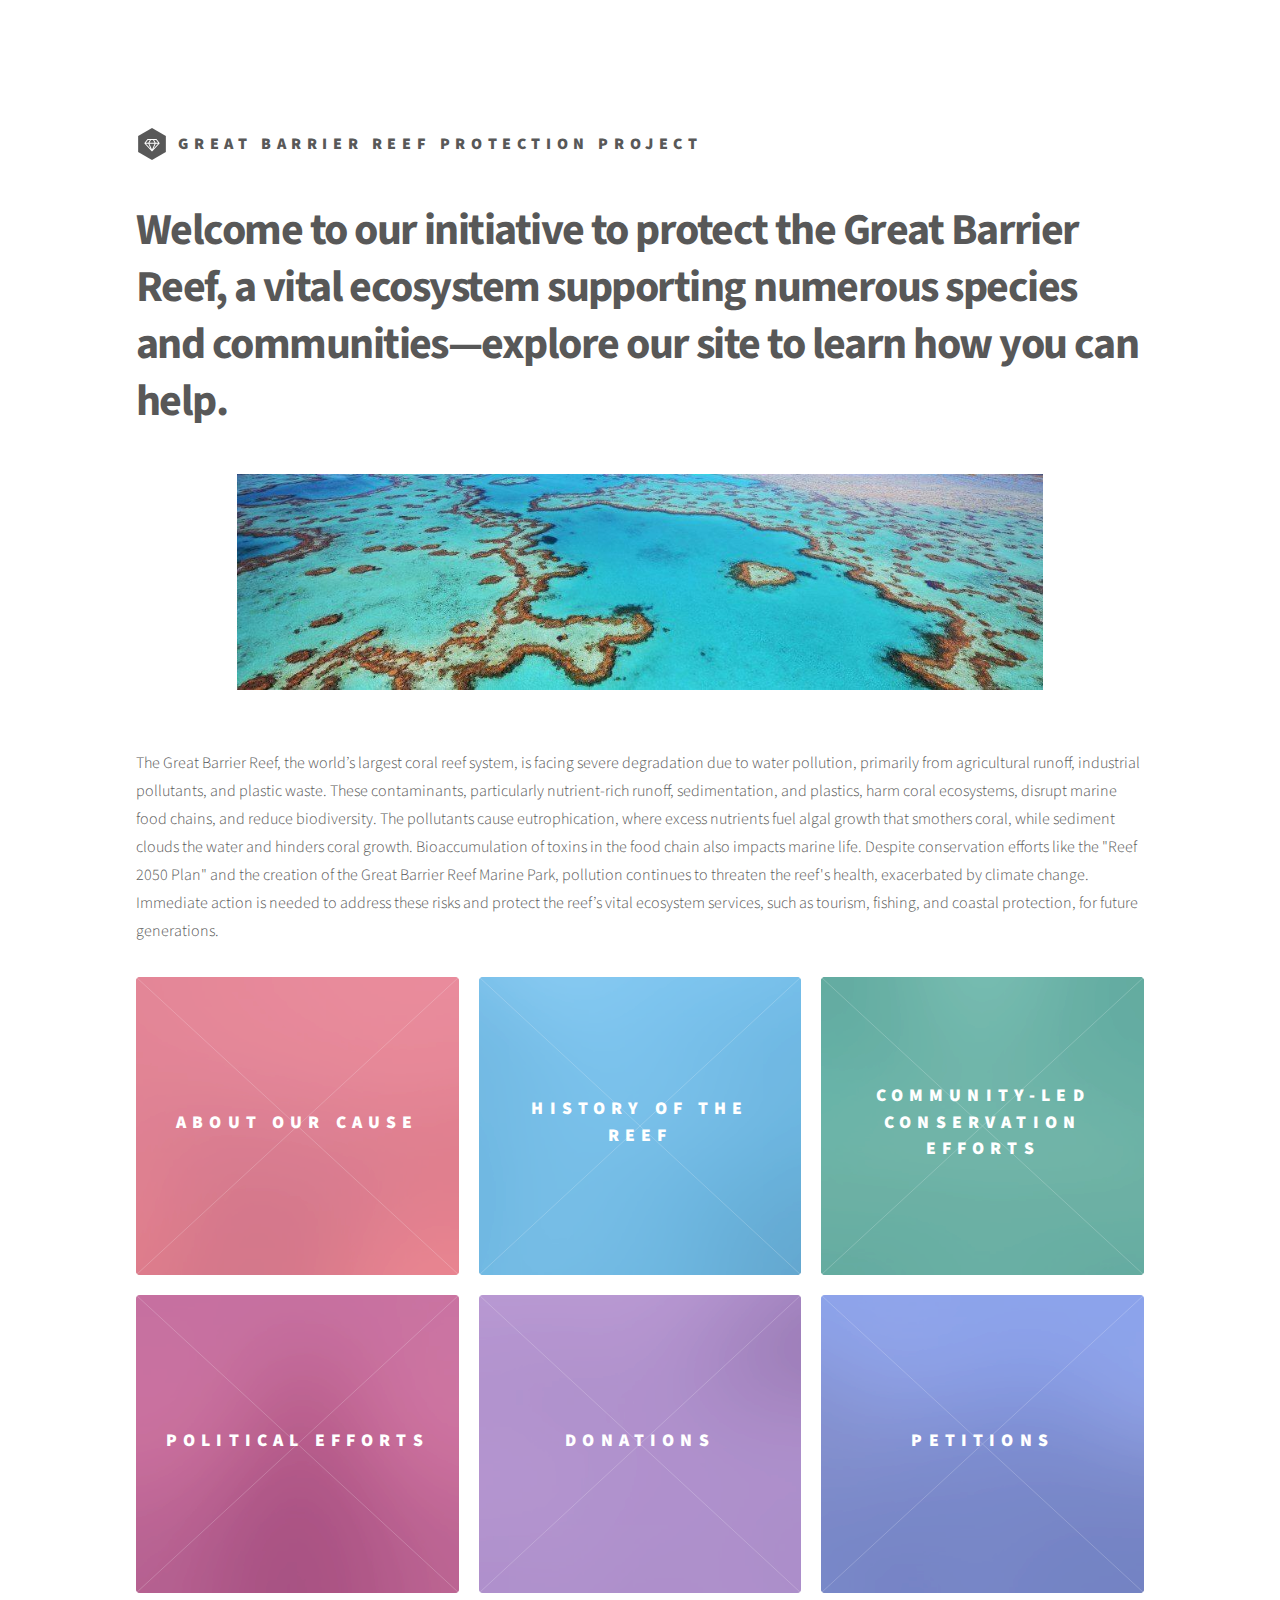
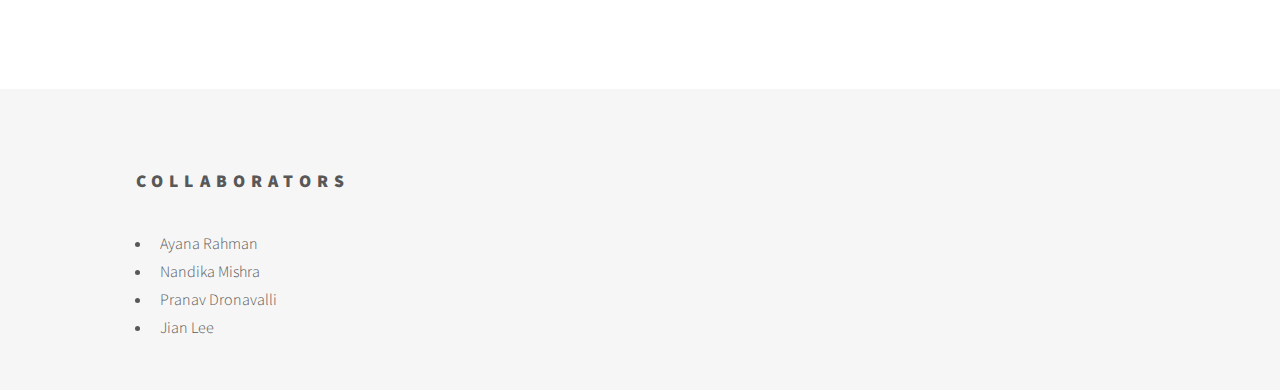
<file: index.html>
<!DOCTYPE HTML>
<!--
	Phantom by HTML5 UP
	html5up.net | @ajlkn
	Free for personal and commercial use under the CCA 3.0 license (html5up.net/license)
-->
<html>
	<head>
		<title>Phantom by HTML5 UP</title>
		<meta charset="utf-8" />
		<meta name="viewport" content="width=device-width, initial-scale=1, user-scalable=no" />
		<link rel="stylesheet" href="assets/css/main.css" />
		<noscript><link rel="stylesheet" href="assets/css/noscript.css" /></noscript>
	</head>
	<body class="is-preload">
		<!-- Wrapper -->
			<div id="wrapper">

				<!-- Header -->
					<header id="header">
						<div class="inner">

							<!-- Logo -->
								<a href="index.html" class="logo">
									<span class="symbol"><img src="images/logo.svg" alt="" /></span><span class="title">Great Barrier Reef Protection Project</span>
								</a>

						</div>
					</header>

				<!-- Menu -->
				<!-- Main -->
					<div id="main">
						<div class="inner">
							<header>
								<h1>Welcome to our initiative to protect the Great Barrier Reef, a vital ecosystem supporting numerous species and communities—explore our site to learn how you can help.<br />
								<a href="http://html5up.net"></a></h1>
								<img src="images/homepage_photo.jpg"  class="center" width="800" height="auto"/>


								<p>The Great Barrier Reef, the world’s largest coral reef system, is facing severe degradation due to water pollution, primarily from agricultural runoff, industrial pollutants, and plastic waste. These contaminants, particularly nutrient-rich runoff, sedimentation, and plastics, harm coral ecosystems, disrupt marine food chains, and reduce biodiversity. The pollutants cause eutrophication, where excess nutrients fuel algal growth that smothers coral, while sediment clouds the water and hinders coral growth. Bioaccumulation of toxins in the food chain also impacts marine life. Despite conservation efforts like the "Reef 2050 Plan" and the creation of the Great Barrier Reef Marine Park, pollution continues to threaten the reef's health, exacerbated by climate change. Immediate action is needed to address these risks and protect the reef’s vital ecosystem services, such as tourism, fishing, and coastal protection, for future generations.</p>
							</header>
							<section class="tiles">
								<article class="style1">
									<span class="image">
										<img src="images/pic01.jpg" alt="" />
									</span>
									<a href="pages/cause.html">
										<h2>About Our Cause</h2>
										<div class="content">
											<p>Dive further into what has been going on with the Great Barrier Reef and its importance.</p>
										</div>
									</a>
								</article>
								<article class="style2">
									<span class="image">
										<img src="images/pic02.jpg" alt="" />
									</span>
									<a href="/pages/history.html">
										<h2>History of The Reef</h2>
										<div class="content">
											<p>Past initiatives to protect the reef. </p>
										</div>
									</a>
								</article>
								<article class="style3">
									<span class="image">
										<img src="images/pic03.jpg" alt="" />
									</span>
									<a href="pages/community.html">
										<h2>Community-led Conservation Efforts </h2>
										<div class="content">
											<p>Small efforts through community organized events to help.</p>
										</div>
									</a>
								</article>
								<article class="style4">
									<span class="image">
										<img src="images/pic04.jpg" alt="" />
									</span>
									<a href="pages/political.html">
										<h2>Political Efforts</h2>
										<div class="content">
											<p>Ways to engage with local and larger politicians.</p>
										</div>
									</a>
								</article>

								<article class="style5">
									<span class="image">
										<img src="images/pic05.jpg" alt="" />
									</span>
									<a href="pages/donations.html">
										<h2>Donations</h2>
										<div class="content">
											<p>Find where you can donate to protect the Great Barrier Reef.</p>
										</div>
									</a>
								</article>

								<article class="style6">
									<span class="image">
										<img src="images/pic06.jpg" alt="" />
									</span>
									<a href="pages/petitions.html">
										<h2>Petitions</h2>
										<div class="content">
											<p>Find where you can sign petions.</p>
										</div>
									</a>
								</article>
							</section>
						</div>
					</div>

				<!-- Footer -->
					<footer id="footer">
						<div class="inner">
							<section>
								<h2>Collaborators</h2>
								<ul>
									<li>Ayana Rahman</li>
									<li>Nandika Mishra</li>
									<li>Pranav Dronavalli</li>
									<li>Jian Lee</li>
								</ul>
							</section>
							</ul>
						</div>
					</footer>

			</div>

		<!-- Scripts -->
			<script src="assets/js/jquery.min.js"></script>
			<script src="assets/js/browser.min.js"></script>
			<script src="assets/js/breakpoints.min.js"></script>
			<script src="assets/js/util.js"></script>
			<script src="assets/js/main.js"></script>

	</body>
</html>
</file>
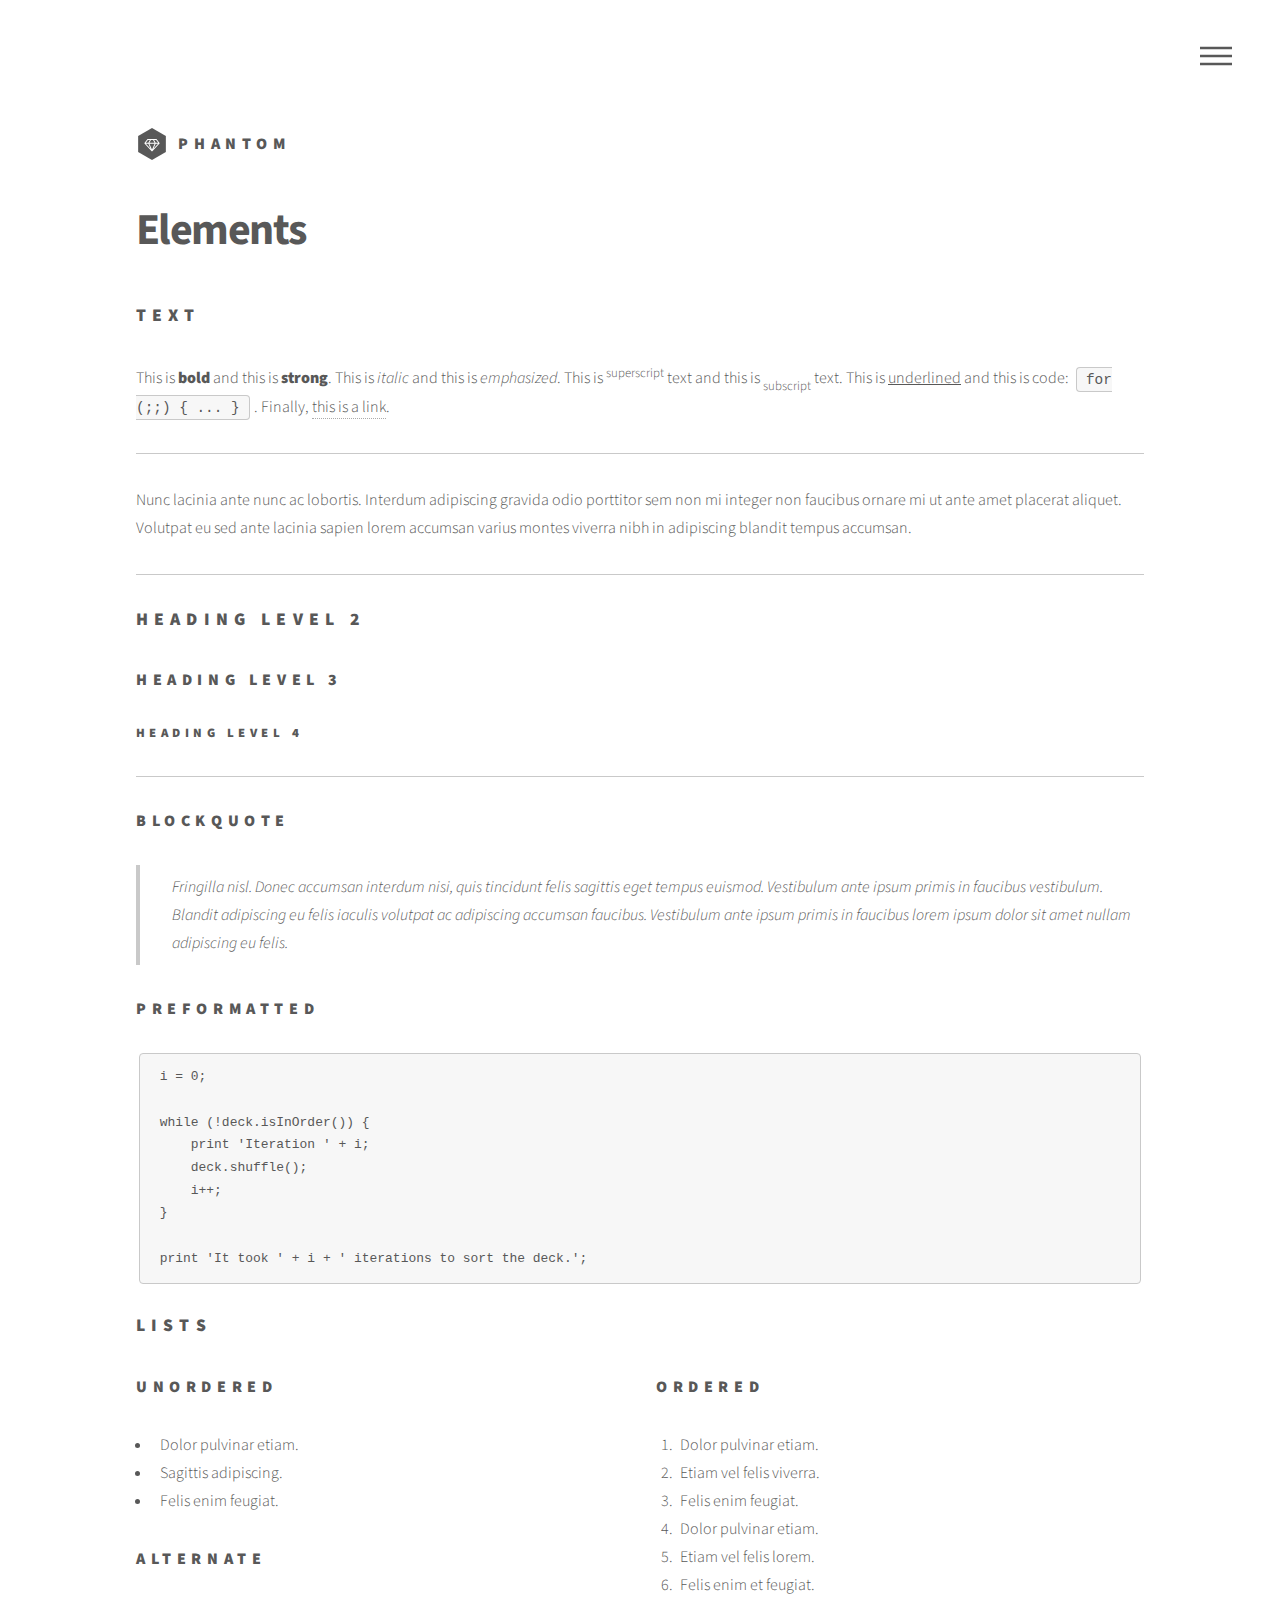
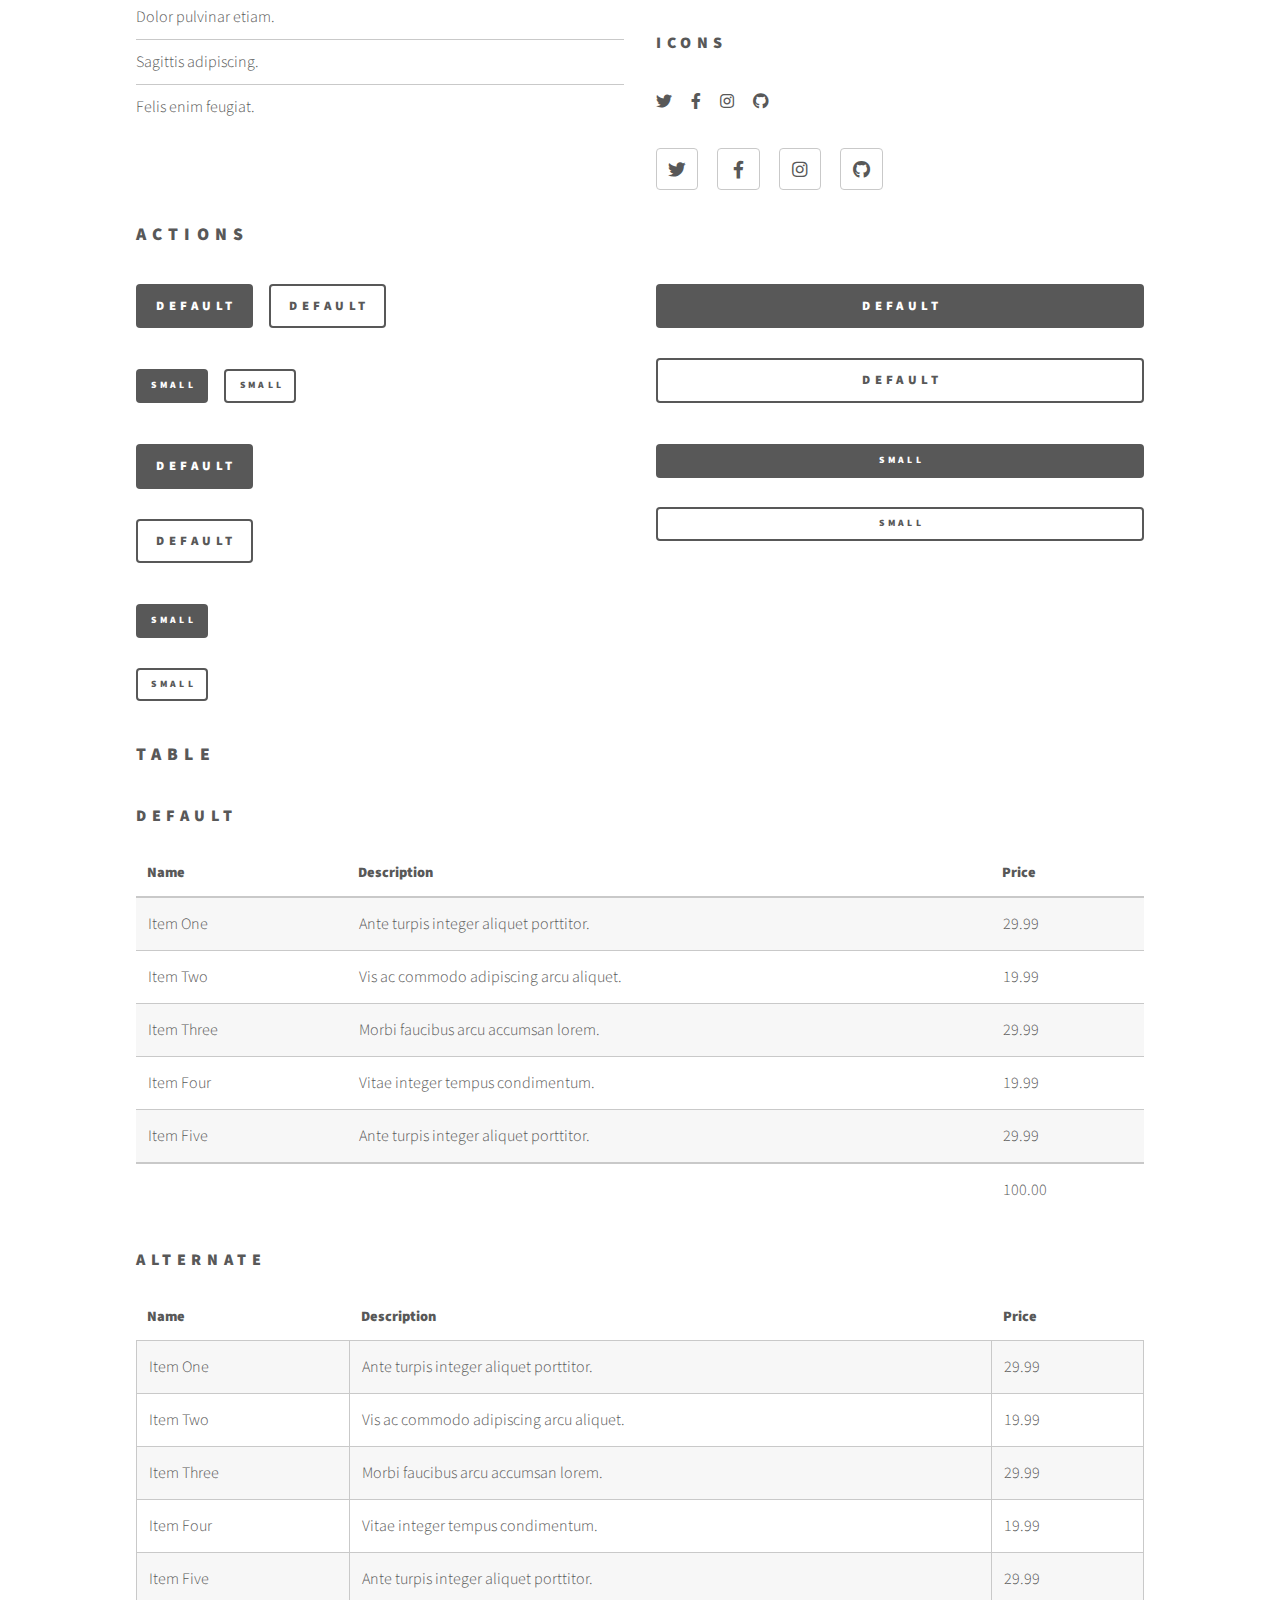
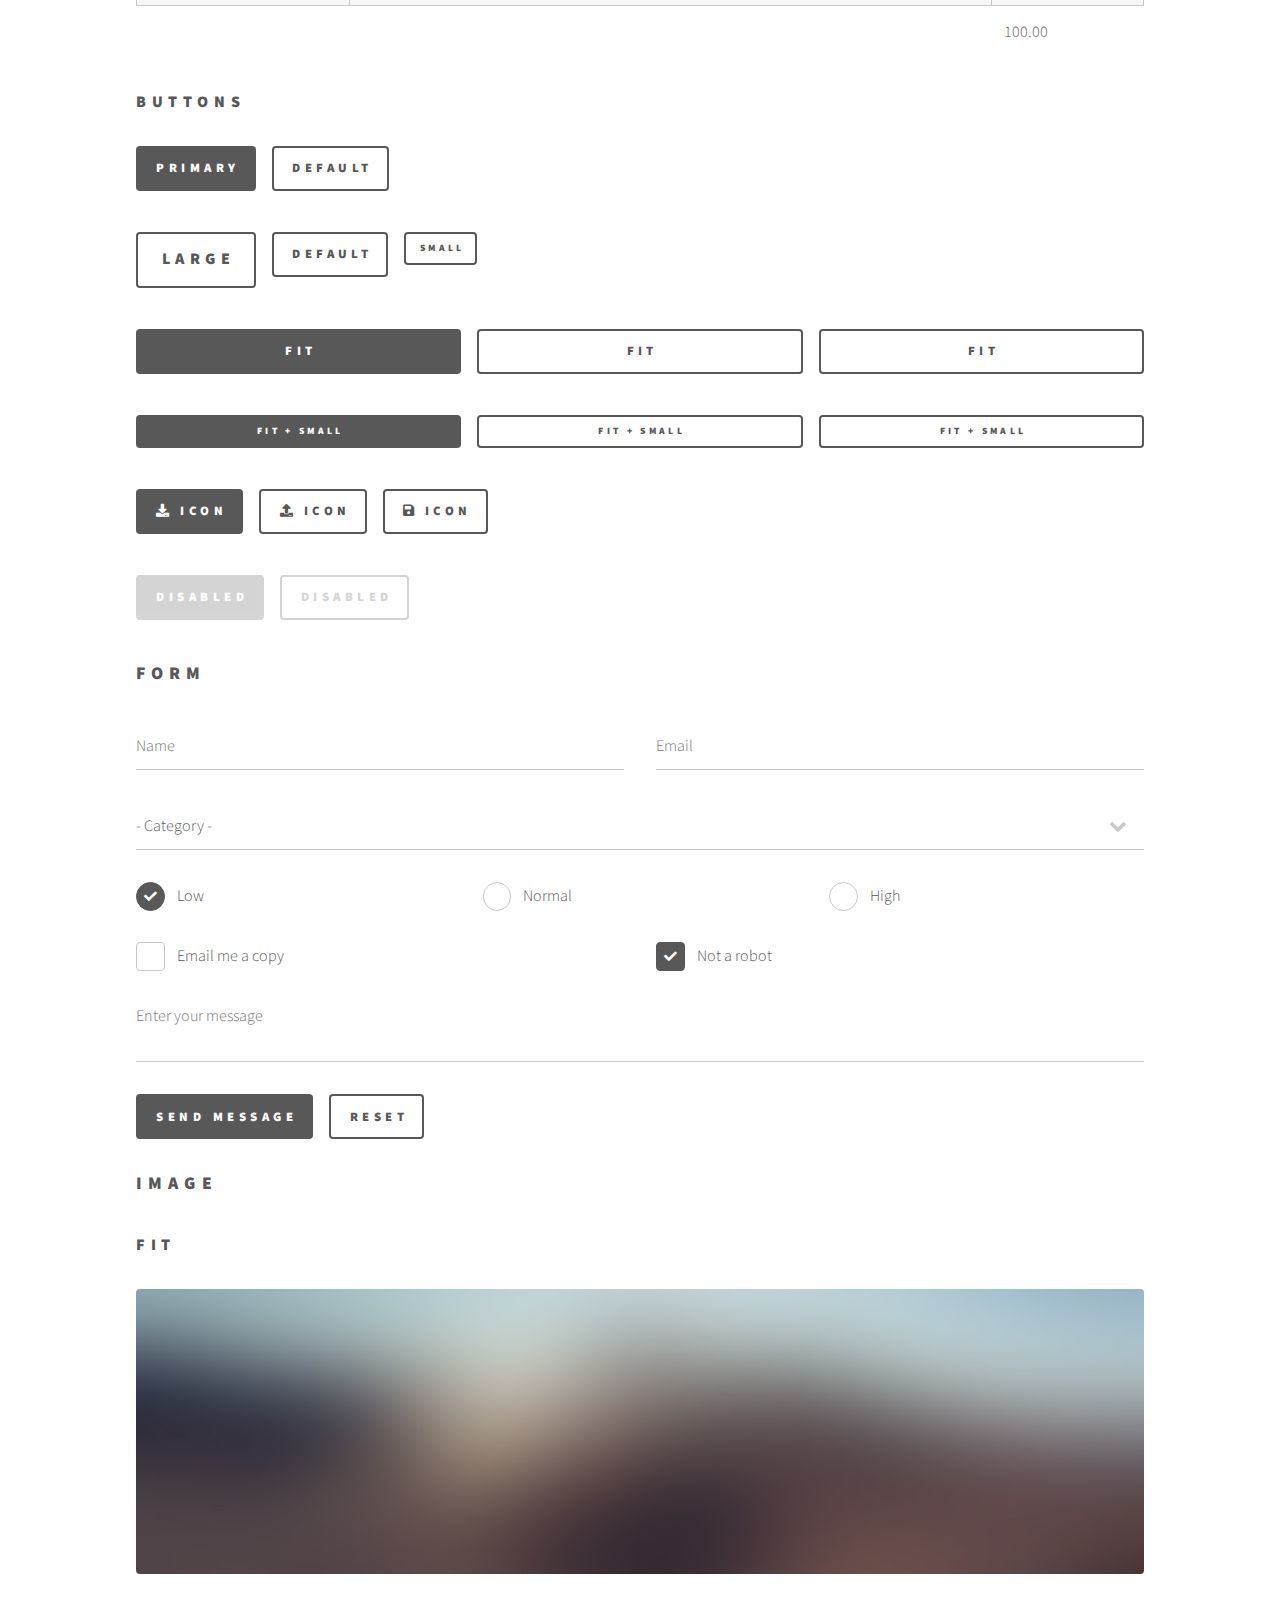
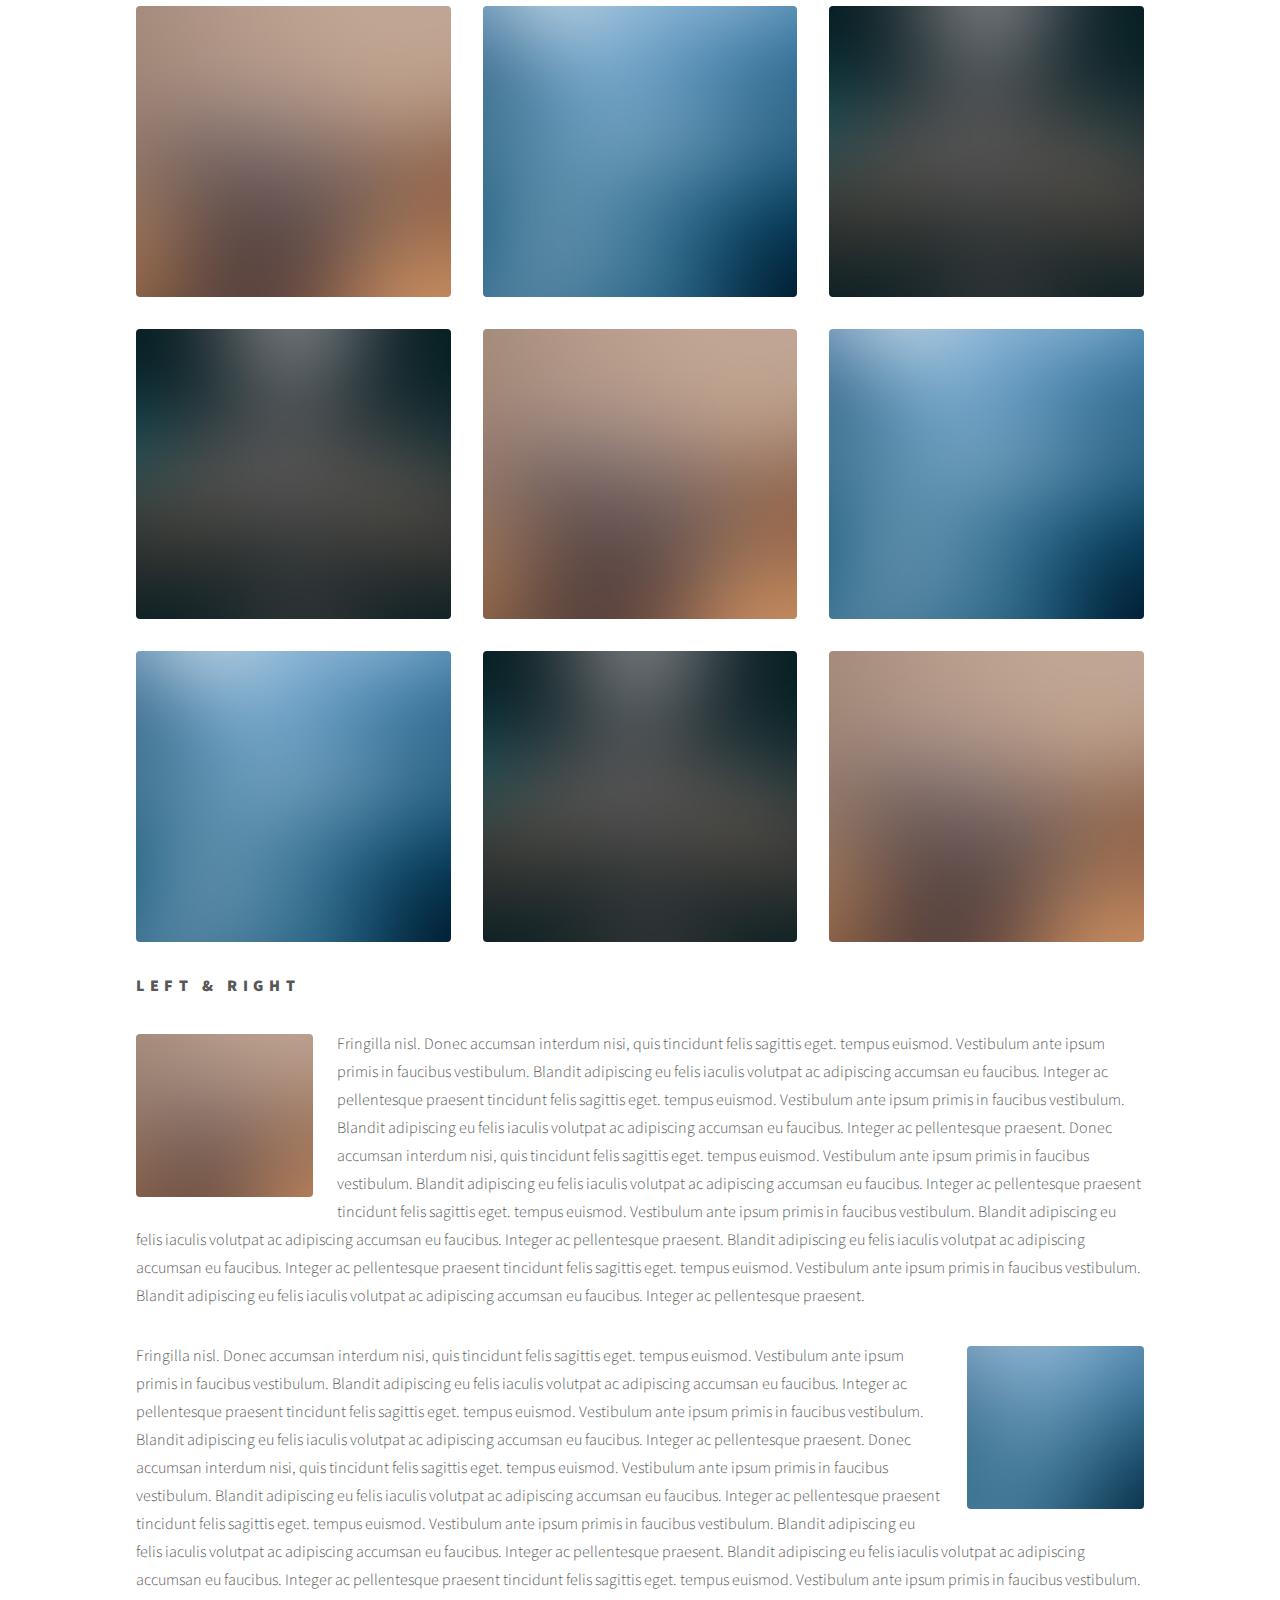
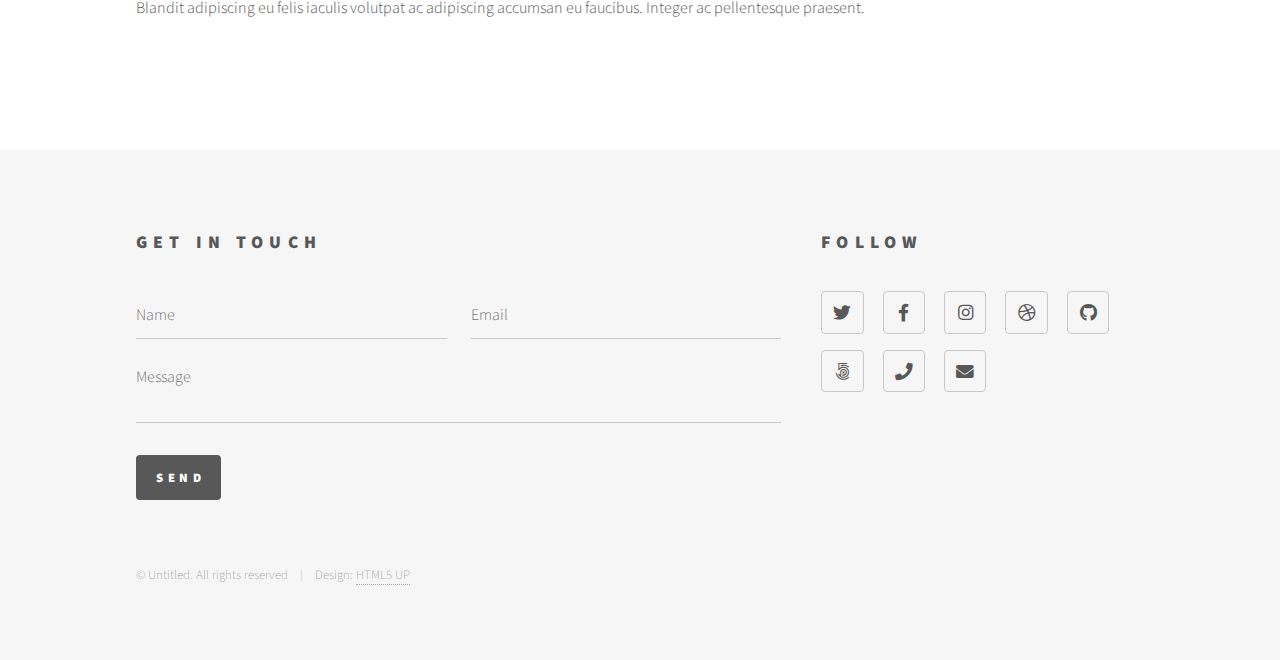
<file: elements.html>
<!DOCTYPE HTML>
<!--
	Phantom by HTML5 UP
	html5up.net | @ajlkn
	Free for personal and commercial use under the CCA 3.0 license (html5up.net/license)
-->
<html>
	<head>
		<title>Elements - Phantom by HTML5 UP</title>
		<meta charset="utf-8" />
		<meta name="viewport" content="width=device-width, initial-scale=1, user-scalable=no" />
		<link rel="stylesheet" href="assets/css/main.css" />
		<noscript><link rel="stylesheet" href="assets/css/noscript.css" /></noscript>
	</head>
	<body class="is-preload">
		<!-- Wrapper -->
			<div id="wrapper">

				<!-- Header -->
					<header id="header">
						<div class="inner">

							<!-- Logo -->
								<a href="index.html" class="logo">
									<span class="symbol"><img src="images/logo.svg" alt="" /></span><span class="title">Phantom</span>
								</a>

							<!-- Nav -->
								<nav>
									<ul>
										<li><a href="#menu">Menu</a></li>
									</ul>
								</nav>

						</div>
					</header>

				<!-- Menu -->
					<nav id="menu">
						<h2>Menu</h2>
						<ul>
							<li><a href="index.html">Home</a></li>
							<li><a href="generic.html">Ipsum veroeros</a></li>
							<li><a href="generic.html">Tempus etiam</a></li>
							<li><a href="generic.html">Consequat dolor</a></li>
							<li><a href="elements.html">Elements</a></li>
						</ul>
					</nav>

				<!-- Main -->
					<div id="main">
						<div class="inner">
							<h1>Elements</h1>

							<!-- Text -->
								<section>
									<h2>Text</h2>
									<p>This is <b>bold</b> and this is <strong>strong</strong>. This is <i>italic</i> and this is <em>emphasized</em>.
									This is <sup>superscript</sup> text and this is <sub>subscript</sub> text.
									This is <u>underlined</u> and this is code: <code>for (;;) { ... }</code>. Finally, <a href="#">this is a link</a>.</p>
									<hr />
									<p>Nunc lacinia ante nunc ac lobortis. Interdum adipiscing gravida odio porttitor sem non mi integer non faucibus ornare mi ut ante amet placerat aliquet. Volutpat eu sed ante lacinia sapien lorem accumsan varius montes viverra nibh in adipiscing blandit tempus accumsan.</p>
									<hr />
									<h2>Heading Level 2</h2>
									<h3>Heading Level 3</h3>
									<h4>Heading Level 4</h4>
									<hr />
									<h3>Blockquote</h3>
									<blockquote>Fringilla nisl. Donec accumsan interdum nisi, quis tincidunt felis sagittis eget tempus euismod. Vestibulum ante ipsum primis in faucibus vestibulum. Blandit adipiscing eu felis iaculis volutpat ac adipiscing accumsan faucibus. Vestibulum ante ipsum primis in faucibus lorem ipsum dolor sit amet nullam adipiscing eu felis.</blockquote>
									<h3>Preformatted</h3>
									<pre><code>i = 0;

while (!deck.isInOrder()) {
    print 'Iteration ' + i;
    deck.shuffle();
    i++;
}

print 'It took ' + i + ' iterations to sort the deck.';</code></pre>
								</section>

							<!-- Lists -->
								<section>
									<h2>Lists</h2>
									<div class="row">
										<div class="col-6 col-12-medium">
											<h3>Unordered</h3>
											<ul>
												<li>Dolor pulvinar etiam.</li>
												<li>Sagittis adipiscing.</li>
												<li>Felis enim feugiat.</li>
											</ul>
											<h3>Alternate</h3>
											<ul class="alt">
												<li>Dolor pulvinar etiam.</li>
												<li>Sagittis adipiscing.</li>
												<li>Felis enim feugiat.</li>
											</ul>
										</div>
										<div class="col-6 col-12-medium">
											<h3>Ordered</h3>
											<ol>
												<li>Dolor pulvinar etiam.</li>
												<li>Etiam vel felis viverra.</li>
												<li>Felis enim feugiat.</li>
												<li>Dolor pulvinar etiam.</li>
												<li>Etiam vel felis lorem.</li>
												<li>Felis enim et feugiat.</li>
											</ol>
											<h3>Icons</h3>
											<ul class="icons">
												<li><a href="#" class="icon brands style1 fa-twitter"><span class="label">Twitter</span></a></li>
												<li><a href="#" class="icon brands style1 fa-facebook-f"><span class="label">Facebook</span></a></li>
												<li><a href="#" class="icon brands style1 fa-instagram"><span class="label">Instagram</span></a></li>
												<li><a href="#" class="icon brands style1 fa-github"><span class="label">Github</span></a></li>
											</ul>
											<ul class="icons">
												<li><a href="#" class="icon brands style2 fa-twitter"><span class="label">Twitter</span></a></li>
												<li><a href="#" class="icon brands style2 fa-facebook-f"><span class="label">Facebook</span></a></li>
												<li><a href="#" class="icon brands style2 fa-instagram"><span class="label">Instagram</span></a></li>
												<li><a href="#" class="icon brands style2 fa-github"><span class="label">Github</span></a></li>
											</ul>
										</div>
									</div>
									<h2>Actions</h2>
									<div class="row">
										<div class="col-6 col-12-medium">
											<ul class="actions">
												<li><a href="#" class="button primary">Default</a></li>
												<li><a href="#" class="button">Default</a></li>
											</ul>
											<ul class="actions small">
												<li><a href="#" class="button primary small">Small</a></li>
												<li><a href="#" class="button small">Small</a></li>
											</ul>
											<ul class="actions stacked">
												<li><a href="#" class="button primary">Default</a></li>
												<li><a href="#" class="button">Default</a></li>
											</ul>
											<ul class="actions stacked">
												<li><a href="#" class="button primary small">Small</a></li>
												<li><a href="#" class="button small">Small</a></li>
											</ul>
										</div>
										<div class="col-6 col-12-medium">
											<ul class="actions stacked">
												<li><a href="#" class="button primary fit">Default</a></li>
												<li><a href="#" class="button fit">Default</a></li>
											</ul>
											<ul class="actions stacked">
												<li><a href="#" class="button primary small fit">Small</a></li>
												<li><a href="#" class="button small fit">Small</a></li>
											</ul>
										</div>
									</div>
								</section>

							<!-- Table -->
								<section>
									<h2>Table</h2>
									<h3>Default</h3>
									<div class="table-wrapper">
										<table>
											<thead>
												<tr>
													<th>Name</th>
													<th>Description</th>
													<th>Price</th>
												</tr>
											</thead>
											<tbody>
												<tr>
													<td>Item One</td>
													<td>Ante turpis integer aliquet porttitor.</td>
													<td>29.99</td>
												</tr>
												<tr>
													<td>Item Two</td>
													<td>Vis ac commodo adipiscing arcu aliquet.</td>
													<td>19.99</td>
												</tr>
												<tr>
													<td>Item Three</td>
													<td> Morbi faucibus arcu accumsan lorem.</td>
													<td>29.99</td>
												</tr>
												<tr>
													<td>Item Four</td>
													<td>Vitae integer tempus condimentum.</td>
													<td>19.99</td>
												</tr>
												<tr>
													<td>Item Five</td>
													<td>Ante turpis integer aliquet porttitor.</td>
													<td>29.99</td>
												</tr>
											</tbody>
											<tfoot>
												<tr>
													<td colspan="2"></td>
													<td>100.00</td>
												</tr>
											</tfoot>
										</table>
									</div>

									<h3>Alternate</h3>
									<div class="table-wrapper">
										<table class="alt">
											<thead>
												<tr>
													<th>Name</th>
													<th>Description</th>
													<th>Price</th>
												</tr>
											</thead>
											<tbody>
												<tr>
													<td>Item One</td>
													<td>Ante turpis integer aliquet porttitor.</td>
													<td>29.99</td>
												</tr>
												<tr>
													<td>Item Two</td>
													<td>Vis ac commodo adipiscing arcu aliquet.</td>
													<td>19.99</td>
												</tr>
												<tr>
													<td>Item Three</td>
													<td> Morbi faucibus arcu accumsan lorem.</td>
													<td>29.99</td>
												</tr>
												<tr>
													<td>Item Four</td>
													<td>Vitae integer tempus condimentum.</td>
													<td>19.99</td>
												</tr>
												<tr>
													<td>Item Five</td>
													<td>Ante turpis integer aliquet porttitor.</td>
													<td>29.99</td>
												</tr>
											</tbody>
											<tfoot>
												<tr>
													<td colspan="2"></td>
													<td>100.00</td>
												</tr>
											</tfoot>
										</table>
									</div>
								</section>

							<!-- Buttons -->
								<section>
									<h3>Buttons</h3>
									<ul class="actions">
										<li><a href="#" class="button primary">Primary</a></li>
										<li><a href="#" class="button">Default</a></li>
									</ul>
									<ul class="actions">
										<li><a href="#" class="button large">Large</a></li>
										<li><a href="#" class="button">Default</a></li>
										<li><a href="#" class="button small">Small</a></li>
									</ul>
									<ul class="actions fit">
										<li><a href="#" class="button primary fit">Fit</a></li>
										<li><a href="#" class="button fit">Fit</a></li>
										<li><a href="#" class="button fit">Fit</a></li>
									</ul>
									<ul class="actions fit small">
										<li><a href="#" class="button primary fit small">Fit + Small</a></li>
										<li><a href="#" class="button fit small">Fit + Small</a></li>
										<li><a href="#" class="button fit small">Fit + Small</a></li>
									</ul>
									<ul class="actions">
										<li><a href="#" class="button primary icon solid fa-download">Icon</a></li>
										<li><a href="#" class="button icon solid fa-upload">Icon</a></li>
										<li><a href="#" class="button icon solid fa-save">Icon</a></li>
									</ul>
									<ul class="actions">
										<li><span class="button primary disabled">Disabled</span></li>
										<li><span class="button disabled">Disabled</span></li>
									</ul>
								</section>

							<!-- Form -->
								<section>
									<h2>Form</h2>
									<form method="post" action="#">
										<div class="row gtr-uniform">
											<div class="col-6 col-12-xsmall">
												<input type="text" name="demo-name" id="demo-name" value="" placeholder="Name" />
											</div>
											<div class="col-6 col-12-xsmall">
												<input type="email" name="demo-email" id="demo-email" value="" placeholder="Email" />
											</div>
											<div class="col-12">
												<select name="demo-category" id="demo-category">
													<option value="">- Category -</option>
													<option value="1">Manufacturing</option>
													<option value="1">Shipping</option>
													<option value="1">Administration</option>
													<option value="1">Human Resources</option>
												</select>
											</div>
											<div class="col-4 col-12-small">
												<input type="radio" id="demo-priority-low" name="demo-priority" checked>
												<label for="demo-priority-low">Low</label>
											</div>
											<div class="col-4 col-12-small">
												<input type="radio" id="demo-priority-normal" name="demo-priority">
												<label for="demo-priority-normal">Normal</label>
											</div>
											<div class="col-4 col-12-small">
												<input type="radio" id="demo-priority-high" name="demo-priority">
												<label for="demo-priority-high">High</label>
											</div>
											<div class="col-6 col-12-small">
												<input type="checkbox" id="demo-copy" name="demo-copy">
												<label for="demo-copy">Email me a copy</label>
											</div>
											<div class="col-6 col-12-small">
												<input type="checkbox" id="demo-human" name="demo-human" checked>
												<label for="demo-human">Not a robot</label>
											</div>
											<div class="col-12">
												<textarea name="demo-message" id="demo-message" placeholder="Enter your message" rows="6"></textarea>
											</div>
											<div class="col-12">
												<ul class="actions">
													<li><input type="submit" value="Send Message" class="primary" /></li>
													<li><input type="reset" value="Reset" /></li>
												</ul>
											</div>
										</div>
									</form>
								</section>

							<!-- Image -->
								<section>
									<h2>Image</h2>
									<h3>Fit</h3>
									<div class="box alt">
										<div class="row gtr-uniform">
											<div class="col-12"><span class="image fit"><img src="images/pic13.jpg" alt="" /></span></div>
											<div class="col-4"><span class="image fit"><img src="images/pic01.jpg" alt="" /></span></div>
											<div class="col-4"><span class="image fit"><img src="images/pic02.jpg" alt="" /></span></div>
											<div class="col-4"><span class="image fit"><img src="images/pic03.jpg" alt="" /></span></div>
											<div class="col-4"><span class="image fit"><img src="images/pic03.jpg" alt="" /></span></div>
											<div class="col-4"><span class="image fit"><img src="images/pic01.jpg" alt="" /></span></div>
											<div class="col-4"><span class="image fit"><img src="images/pic02.jpg" alt="" /></span></div>
											<div class="col-4"><span class="image fit"><img src="images/pic02.jpg" alt="" /></span></div>
											<div class="col-4"><span class="image fit"><img src="images/pic03.jpg" alt="" /></span></div>
											<div class="col-4"><span class="image fit"><img src="images/pic01.jpg" alt="" /></span></div>
										</div>
									</div>
									<h3>Left &amp; Right</h3>
									<p><span class="image left"><img src="images/pic14.jpg" alt="" /></span>Fringilla nisl. Donec accumsan interdum nisi, quis tincidunt felis sagittis eget. tempus euismod. Vestibulum ante ipsum primis in faucibus vestibulum. Blandit adipiscing eu felis iaculis volutpat ac adipiscing accumsan eu faucibus. Integer ac pellentesque praesent tincidunt felis sagittis eget. tempus euismod. Vestibulum ante ipsum primis in faucibus vestibulum. Blandit adipiscing eu felis iaculis volutpat ac adipiscing accumsan eu faucibus. Integer ac pellentesque praesent. Donec accumsan interdum nisi, quis tincidunt felis sagittis eget. tempus euismod. Vestibulum ante ipsum primis in faucibus vestibulum. Blandit adipiscing eu felis iaculis volutpat ac adipiscing accumsan eu faucibus. Integer ac pellentesque praesent tincidunt felis sagittis eget. tempus euismod. Vestibulum ante ipsum primis in faucibus vestibulum. Blandit adipiscing eu felis iaculis volutpat ac adipiscing accumsan eu faucibus. Integer ac pellentesque praesent. Blandit adipiscing eu felis iaculis volutpat ac adipiscing accumsan eu faucibus. Integer ac pellentesque praesent tincidunt felis sagittis eget. tempus euismod. Vestibulum ante ipsum primis in faucibus vestibulum. Blandit adipiscing eu felis iaculis volutpat ac adipiscing accumsan eu faucibus. Integer ac pellentesque praesent.</p>
									<p><span class="image right"><img src="images/pic15.jpg" alt="" /></span>Fringilla nisl. Donec accumsan interdum nisi, quis tincidunt felis sagittis eget. tempus euismod. Vestibulum ante ipsum primis in faucibus vestibulum. Blandit adipiscing eu felis iaculis volutpat ac adipiscing accumsan eu faucibus. Integer ac pellentesque praesent tincidunt felis sagittis eget. tempus euismod. Vestibulum ante ipsum primis in faucibus vestibulum. Blandit adipiscing eu felis iaculis volutpat ac adipiscing accumsan eu faucibus. Integer ac pellentesque praesent. Donec accumsan interdum nisi, quis tincidunt felis sagittis eget. tempus euismod. Vestibulum ante ipsum primis in faucibus vestibulum. Blandit adipiscing eu felis iaculis volutpat ac adipiscing accumsan eu faucibus. Integer ac pellentesque praesent tincidunt felis sagittis eget. tempus euismod. Vestibulum ante ipsum primis in faucibus vestibulum. Blandit adipiscing eu felis iaculis volutpat ac adipiscing accumsan eu faucibus. Integer ac pellentesque praesent. Blandit adipiscing eu felis iaculis volutpat ac adipiscing accumsan eu faucibus. Integer ac pellentesque praesent tincidunt felis sagittis eget. tempus euismod. Vestibulum ante ipsum primis in faucibus vestibulum. Blandit adipiscing eu felis iaculis volutpat ac adipiscing accumsan eu faucibus. Integer ac pellentesque praesent.</p>
								</section>

						</div>
					</div>

				<!-- Footer -->
					<footer id="footer">
						<div class="inner">
							<section>
								<h2>Get in touch</h2>
								<form method="post" action="#">
									<div class="fields">
										<div class="field half">
											<input type="text" name="name" id="name" placeholder="Name" />
										</div>
										<div class="field half">
											<input type="email" name="email" id="email" placeholder="Email" />
										</div>
										<div class="field">
											<textarea name="message" id="message" placeholder="Message"></textarea>
										</div>
									</div>
									<ul class="actions">
										<li><input type="submit" value="Send" class="primary" /></li>
									</ul>
								</form>
							</section>
							<section>
								<h2>Follow</h2>
								<ul class="icons">
									<li><a href="#" class="icon brands style2 fa-twitter"><span class="label">Twitter</span></a></li>
									<li><a href="#" class="icon brands style2 fa-facebook-f"><span class="label">Facebook</span></a></li>
									<li><a href="#" class="icon brands style2 fa-instagram"><span class="label">Instagram</span></a></li>
									<li><a href="#" class="icon brands style2 fa-dribbble"><span class="label">Dribbble</span></a></li>
									<li><a href="#" class="icon brands style2 fa-github"><span class="label">GitHub</span></a></li>
									<li><a href="#" class="icon brands style2 fa-500px"><span class="label">500px</span></a></li>
									<li><a href="#" class="icon solid style2 fa-phone"><span class="label">Phone</span></a></li>
									<li><a href="#" class="icon solid style2 fa-envelope"><span class="label">Email</span></a></li>
								</ul>
							</section>
							<ul class="copyright">
								<li>&copy; Untitled. All rights reserved</li><li>Design: <a href="http://html5up.net">HTML5 UP</a></li>
							</ul>
						</div>
					</footer>

			</div>

		<!-- Scripts -->
			<script src="assets/js/jquery.min.js"></script>
			<script src="assets/js/browser.min.js"></script>
			<script src="assets/js/breakpoints.min.js"></script>
			<script src="assets/js/util.js"></script>
			<script src="assets/js/main.js"></script>

	</body>
</html>
</file>
<file: assets/css/noscript.css>
/*
	Phantom by HTML5 UP
	html5up.net | @ajlkn
	Free for personal and commercial use under the CCA 3.0 license (html5up.net/license)
*/

/* Tiles */

	body.is-preload .tiles article {
		-moz-transform: none;
		-webkit-transform: none;
		-ms-transform: none;
		transform: none;
		opacity: 1;
	}
</file>
<file: assets/css/main.css>
@import url(fontawesome-all.min.css);
@import url("https://fonts.googleapis.com/css?family=Source+Sans+Pro:300,700,900");

/*
	Phantom by HTML5 UP
	html5up.net | @ajlkn
	Free for personal and commercial use under the CCA 3.0 license (html5up.net/license)
*/


.center {
    display: block;
    margin-left: auto;
    margin-right: auto;
    width: 80%; /* Scale image to 1000% of the container */
	margin-bottom: 75px;
  }

html, body, div, span, applet, object,
iframe, h1, h2, h3, h4, h5, h6, p, blockquote,
pre, a, abbr, acronym, address, big, cite,
code, del, dfn, em, img, ins, kbd, q, s, samp,
small, strike, strong, sub, sup, tt, var, b,
u, i, center, dl, dt, dd, ol, ul, li, fieldset,
form, label, legend, table, caption, tbody,
tfoot, thead, tr, th, td, article, aside,
canvas, details, embed, figure, figcaption,
footer, header, hgroup, menu, nav, output, ruby,
section, summary, time, mark, audio, video {
	margin: 0;
	padding: 0;
	border: 0;
	font-size: 100%;
	font: inherit;
	vertical-align: baseline;}

article, aside, details, figcaption, figure,
footer, header, hgroup, menu, nav, section {
	display: block;}

body {
	line-height: 1;
}

ol, ul {
	list-style: none;
}

blockquote, q {
	quotes: none;
}

	blockquote:before, blockquote:after, q:before, q:after {
		content: '';
		content: none;
	}

table {
	border-collapse: collapse;
	border-spacing: 0;
}

body {
	-webkit-text-size-adjust: none;
}

mark {
	background-color: transparent;
	color: inherit;
}

input::-moz-focus-inner {
	border: 0;
	padding: 0;
}

input, select, textarea {
	-moz-appearance: none;
	-webkit-appearance: none;
	-ms-appearance: none;
	appearance: none;
}

/* Basic */

	@-ms-viewport {
		width: device-width;
	}

	body {
		-ms-overflow-style: scrollbar;
	}

	@media screen and (max-width: 480px) {

		html, body {
			min-width: 320px;
		}

	}

	html {
		box-sizing: border-box;
	}

	*, *:before, *:after {
		box-sizing: inherit;
	}

	body {
		background: #ffffff;
	}

		body.is-preload *, body.is-preload *:before, body.is-preload *:after {
			-moz-animation: none !important;
			-webkit-animation: none !important;
			-ms-animation: none !important;
			animation: none !important;
			-moz-transition: none !important;
			-webkit-transition: none !important;
			-ms-transition: none !important;
			transition: none !important;
		}

/* Type */

	body, input, select, textarea {
		color: #585858;
		font-family: "Source Sans Pro", Helvetica, sans-serif;
		font-size: 16pt;
		font-weight: 300;
		line-height: 1.75;
	}

		@media screen and (max-width: 1680px) {

			body, input, select, textarea {
				font-size: 14pt;
			}

		}

		@media screen and (max-width: 1280px) {

			body, input, select, textarea {
				font-size: 12pt;
			}

		}

	a {
		-moz-transition: border-bottom-color 0.2s ease, color 0.2s ease;
		-webkit-transition: border-bottom-color 0.2s ease, color 0.2s ease;
		-ms-transition: border-bottom-color 0.2s ease, color 0.2s ease;
		transition: border-bottom-color 0.2s ease, color 0.2s ease;
		text-decoration: none;
		color: #585858;
		border-bottom: dotted 1px rgba(88, 88, 88, 0.5);
	}

		a:hover {
			border-bottom-color: transparent;
			color: #f2849e !important;
		}

	strong, b {
		font-weight: 900;
	}

	em, i {
		font-style: italic;
	}

	p {
		margin: 0 0 2em 0;
	}

	h1 {
		font-size: 2.75em;
		font-weight: 700;
		line-height: 1.3;
		margin: 0 0 1em 0;
		letter-spacing: -0.035em;
	}

		h1 a {
			color: inherit;
		}

		@media screen and (max-width: 736px) {

			h1 {
				font-size: 2em;
				margin: 0 0 1em 0;
			}

		}

		@media screen and (max-width: 360px) {

			h1 {
				font-size: 1.75em;
			}

		}

	h2, h3, h4, h5, h6 {
		font-weight: 900;
		line-height: 1.5;
		margin: 0 0 2em 0;
		text-transform: uppercase;
		letter-spacing: 0.35em;
	}

		h2 a, h3 a, h4 a, h5 a, h6 a {
			color: inherit;
		}

	h2 {
		font-size: 1.1em;
	}

	h3 {
		font-size: 1em;
	}

	h4 {
		font-size: 0.8em;
	}

	h5 {
		font-size: 0.8em;
	}

	h6 {
		font-size: 0.8em;
	}

	@media screen and (max-width: 980px) {

		h1 br, h2 br, h3 br, h4 br, h5 br, h6 br {
			display: none;
		}

	}

	@media screen and (max-width: 736px) {

		h2 {
			font-size: 1em;
		}

		h3 {
			font-size: 0.8em;
		}

	}

	sub {
		font-size: 0.8em;
		position: relative;
		top: 0.5em;
	}

	sup {
		font-size: 0.8em;
		position: relative;
		top: -0.5em;
	}

	blockquote {
		border-left: solid 4px #c9c9c9;
		font-style: italic;
		margin: 0 0 2em 0;
		padding: 0.5em 0 0.5em 2em;
	}

	code {
		background: rgba(144, 144, 144, 0.075);
		border-radius: 4px;
		border: solid 1px #c9c9c9;
		font-family: "Courier New", monospace;
		font-size: 0.9em;
		margin: 0 0.25em;
		padding: 0.25em 0.65em;
	}

	pre {
		-webkit-overflow-scrolling: touch;
		font-family: "Courier New", monospace;
		font-size: 0.9em;
		margin: 0 0 2em 0;
	}

		pre code {
			display: block;
			line-height: 1.75;
			padding: 1em 1.5em;
			overflow-x: auto;
		}

	hr {
		border: 0;
		border-bottom: solid 1px #c9c9c9;
		margin: 2em 0;
	}

		hr.major {
			margin: 3em 0;
		}

	.align-left {
		text-align: left;
	}

	.align-center {
		text-align: center;
	}

	.align-right {
		text-align: right;
	}

/* Row */

	.row {
		display: flex;
		flex-wrap: wrap;
		box-sizing: border-box;
		align-items: stretch;
	}

		.row > * {
			box-sizing: border-box;
		}

		.row.gtr-uniform > * > :last-child {
			margin-bottom: 0;
		}

		.row.aln-left {
			justify-content: flex-start;
		}

		.row.aln-center {
			justify-content: center;
		}

		.row.aln-right {
			justify-content: flex-end;
		}

		.row.aln-top {
			align-items: flex-start;
		}

		.row.aln-middle {
			align-items: center;
		}

		.row.aln-bottom {
			align-items: flex-end;
		}

		.row > .imp {
			order: -1;
		}

		.row > .col-1 {
			width: 8.33333%;
		}

		.row > .off-1 {
			margin-left: 8.33333%;
		}

		.row > .col-2 {
			width: 16.66667%;
		}

		.row > .off-2 {
			margin-left: 16.66667%;
		}

		.row > .col-3 {
			width: 25%;
		}

		.row > .off-3 {
			margin-left: 25%;
		}

		.row > .col-4 {
			width: 33.33333%;
		}

		.row > .off-4 {
			margin-left: 33.33333%;
		}

		.row > .col-5 {
			width: 41.66667%;
		}

		.row > .off-5 {
			margin-left: 41.66667%;
		}

		.row > .col-6 {
			width: 50%;
		}

		.row > .off-6 {
			margin-left: 50%;
		}

		.row > .col-7 {
			width: 58.33333%;
		}

		.row > .off-7 {
			margin-left: 58.33333%;
		}

		.row > .col-8 {
			width: 66.66667%;
		}

		.row > .off-8 {
			margin-left: 66.66667%;
		}

		.row > .col-9 {
			width: 75%;
		}

		.row > .off-9 {
			margin-left: 75%;
		}

		.row > .col-10 {
			width: 83.33333%;
		}

		.row > .off-10 {
			margin-left: 83.33333%;
		}

		.row > .col-11 {
			width: 91.66667%;
		}

		.row > .off-11 {
			margin-left: 91.66667%;
		}

		.row > .col-12 {
			width: 100%;
		}

		.row > .off-12 {
			margin-left: 100%;
		}

		.row.gtr-0 {
			margin-top: 0;
			margin-left: 0em;
		}

			.row.gtr-0 > * {
				padding: 0 0 0 0em;
			}

			.row.gtr-0.gtr-uniform {
				margin-top: 0em;
			}

				.row.gtr-0.gtr-uniform > * {
					padding-top: 0em;
				}

		.row.gtr-25 {
			margin-top: 0;
			margin-left: -0.5em;
		}

			.row.gtr-25 > * {
				padding: 0 0 0 0.5em;
			}

			.row.gtr-25.gtr-uniform {
				margin-top: -0.5em;
			}

				.row.gtr-25.gtr-uniform > * {
					padding-top: 0.5em;
				}

		.row.gtr-50 {
			margin-top: 0;
			margin-left: -1em;
		}

			.row.gtr-50 > * {
				padding: 0 0 0 1em;
			}

			.row.gtr-50.gtr-uniform {
				margin-top: -1em;
			}

				.row.gtr-50.gtr-uniform > * {
					padding-top: 1em;
				}

		.row {
			margin-top: 0;
			margin-left: -2em;
		}

			.row > * {
				padding: 0 0 0 2em;
			}

			.row.gtr-uniform {
				margin-top: -2em;
			}

				.row.gtr-uniform > * {
					padding-top: 2em;
				}

		.row.gtr-150 {
			margin-top: 0;
			margin-left: -3em;
		}

			.row.gtr-150 > * {
				padding: 0 0 0 3em;
			}

			.row.gtr-150.gtr-uniform {
				margin-top: -3em;
			}

				.row.gtr-150.gtr-uniform > * {
					padding-top: 3em;
				}

		.row.gtr-200 {
			margin-top: 0;
			margin-left: -4em;
		}

			.row.gtr-200 > * {
				padding: 0 0 0 4em;
			}

			.row.gtr-200.gtr-uniform {
				margin-top: -4em;
			}

				.row.gtr-200.gtr-uniform > * {
					padding-top: 4em;
				}

		@media screen and (max-width: 1680px) {

			.row {
				display: flex;
				flex-wrap: wrap;
				box-sizing: border-box;
				align-items: stretch;
			}

				.row > * {
					box-sizing: border-box;
				}

				.row.gtr-uniform > * > :last-child {
					margin-bottom: 0;
				}

				.row.aln-left {
					justify-content: flex-start;
				}

				.row.aln-center {
					justify-content: center;
				}

				.row.aln-right {
					justify-content: flex-end;
				}

				.row.aln-top {
					align-items: flex-start;
				}

				.row.aln-middle {
					align-items: center;
				}

				.row.aln-bottom {
					align-items: flex-end;
				}

				.row > .imp-xlarge {
					order: -1;
				}

				.row > .col-1-xlarge {
					width: 8.33333%;
				}

				.row > .off-1-xlarge {
					margin-left: 8.33333%;
				}

				.row > .col-2-xlarge {
					width: 16.66667%;
				}

				.row > .off-2-xlarge {
					margin-left: 16.66667%;
				}

				.row > .col-3-xlarge {
					width: 25%;
				}

				.row > .off-3-xlarge {
					margin-left: 25%;
				}

				.row > .col-4-xlarge {
					width: 33.33333%;
				}

				.row > .off-4-xlarge {
					margin-left: 33.33333%;
				}

				.row > .col-5-xlarge {
					width: 41.66667%;
				}

				.row > .off-5-xlarge {
					margin-left: 41.66667%;
				}

				.row > .col-6-xlarge {
					width: 50%;
				}

				.row > .off-6-xlarge {
					margin-left: 50%;
				}

				.row > .col-7-xlarge {
					width: 58.33333%;
				}

				.row > .off-7-xlarge {
					margin-left: 58.33333%;
				}

				.row > .col-8-xlarge {
					width: 66.66667%;
				}

				.row > .off-8-xlarge {
					margin-left: 66.66667%;
				}

				.row > .col-9-xlarge {
					width: 75%;
				}

				.row > .off-9-xlarge {
					margin-left: 75%;
				}

				.row > .col-10-xlarge {
					width: 83.33333%;
				}

				.row > .off-10-xlarge {
					margin-left: 83.33333%;
				}

				.row > .col-11-xlarge {
					width: 91.66667%;
				}

				.row > .off-11-xlarge {
					margin-left: 91.66667%;
				}

				.row > .col-12-xlarge {
					width: 100%;
				}

				.row > .off-12-xlarge {
					margin-left: 100%;
				}

				.row.gtr-0 {
					margin-top: 0;
					margin-left: 0em;
				}

					.row.gtr-0 > * {
						padding: 0 0 0 0em;
					}

					.row.gtr-0.gtr-uniform {
						margin-top: 0em;
					}

						.row.gtr-0.gtr-uniform > * {
							padding-top: 0em;
						}

				.row.gtr-25 {
					margin-top: 0;
					margin-left: -0.5em;
				}

					.row.gtr-25 > * {
						padding: 0 0 0 0.5em;
					}

					.row.gtr-25.gtr-uniform {
						margin-top: -0.5em;
					}

						.row.gtr-25.gtr-uniform > * {
							padding-top: 0.5em;
						}

				.row.gtr-50 {
					margin-top: 0;
					margin-left: -1em;
				}

					.row.gtr-50 > * {
						padding: 0 0 0 1em;
					}

					.row.gtr-50.gtr-uniform {
						margin-top: -1em;
					}

						.row.gtr-50.gtr-uniform > * {
							padding-top: 1em;
						}

				.row {
					margin-top: 0;
					margin-left: -2em;
				}

					.row > * {
						padding: 0 0 0 2em;
					}

					.row.gtr-uniform {
						margin-top: -2em;
					}

						.row.gtr-uniform > * {
							padding-top: 2em;
						}

				.row.gtr-150 {
					margin-top: 0;
					margin-left: -3em;
				}

					.row.gtr-150 > * {
						padding: 0 0 0 3em;
					}

					.row.gtr-150.gtr-uniform {
						margin-top: -3em;
					}

						.row.gtr-150.gtr-uniform > * {
							padding-top: 3em;
						}

				.row.gtr-200 {
					margin-top: 0;
					margin-left: -4em;
				}

					.row.gtr-200 > * {
						padding: 0 0 0 4em;
					}

					.row.gtr-200.gtr-uniform {
						margin-top: -4em;
					}

						.row.gtr-200.gtr-uniform > * {
							padding-top: 4em;
						}

		}

		@media screen and (max-width: 1280px) {

			.row {
				display: flex;
				flex-wrap: wrap;
				box-sizing: border-box;
				align-items: stretch;
			}

				.row > * {
					box-sizing: border-box;
				}

				.row.gtr-uniform > * > :last-child {
					margin-bottom: 0;
				}

				.row.aln-left {
					justify-content: flex-start;
				}

				.row.aln-center {
					justify-content: center;
				}

				.row.aln-right {
					justify-content: flex-end;
				}

				.row.aln-top {
					align-items: flex-start;
				}

				.row.aln-middle {
					align-items: center;
				}

				.row.aln-bottom {
					align-items: flex-end;
				}

				.row > .imp-large {
					order: -1;
				}

				.row > .col-1-large {
					width: 8.33333%;
				}

				.row > .off-1-large {
					margin-left: 8.33333%;
				}

				.row > .col-2-large {
					width: 16.66667%;
				}

				.row > .off-2-large {
					margin-left: 16.66667%;
				}

				.row > .col-3-large {
					width: 25%;
				}

				.row > .off-3-large {
					margin-left: 25%;
				}

				.row > .col-4-large {
					width: 33.33333%;
				}

				.row > .off-4-large {
					margin-left: 33.33333%;
				}

				.row > .col-5-large {
					width: 41.66667%;
				}

				.row > .off-5-large {
					margin-left: 41.66667%;
				}

				.row > .col-6-large {
					width: 50%;
				}

				.row > .off-6-large {
					margin-left: 50%;
				}

				.row > .col-7-large {
					width: 58.33333%;
				}

				.row > .off-7-large {
					margin-left: 58.33333%;
				}

				.row > .col-8-large {
					width: 66.66667%;
				}

				.row > .off-8-large {
					margin-left: 66.66667%;
				}

				.row > .col-9-large {
					width: 75%;
				}

				.row > .off-9-large {
					margin-left: 75%;
				}

				.row > .col-10-large {
					width: 83.33333%;
				}

				.row > .off-10-large {
					margin-left: 83.33333%;
				}

				.row > .col-11-large {
					width: 91.66667%;
				}

				.row > .off-11-large {
					margin-left: 91.66667%;
				}

				.row > .col-12-large {
					width: 100%;
				}

				.row > .off-12-large {
					margin-left: 100%;
				}

				.row.gtr-0 {
					margin-top: 0;
					margin-left: 0em;
				}

					.row.gtr-0 > * {
						padding: 0 0 0 0em;
					}

					.row.gtr-0.gtr-uniform {
						margin-top: 0em;
					}

						.row.gtr-0.gtr-uniform > * {
							padding-top: 0em;
						}

				.row.gtr-25 {
					margin-top: 0;
					margin-left: -0.5em;
				}

					.row.gtr-25 > * {
						padding: 0 0 0 0.5em;
					}

					.row.gtr-25.gtr-uniform {
						margin-top: -0.5em;
					}

						.row.gtr-25.gtr-uniform > * {
							padding-top: 0.5em;
						}

				.row.gtr-50 {
					margin-top: 0;
					margin-left: -1em;
				}

					.row.gtr-50 > * {
						padding: 0 0 0 1em;
					}

					.row.gtr-50.gtr-uniform {
						margin-top: -1em;
					}

						.row.gtr-50.gtr-uniform > * {
							padding-top: 1em;
						}

				.row {
					margin-top: 0;
					margin-left: -2em;
				}

					.row > * {
						padding: 0 0 0 2em;
					}

					.row.gtr-uniform {
						margin-top: -2em;
					}

						.row.gtr-uniform > * {
							padding-top: 2em;
						}

				.row.gtr-150 {
					margin-top: 0;
					margin-left: -3em;
				}

					.row.gtr-150 > * {
						padding: 0 0 0 3em;
					}

					.row.gtr-150.gtr-uniform {
						margin-top: -3em;
					}

						.row.gtr-150.gtr-uniform > * {
							padding-top: 3em;
						}

				.row.gtr-200 {
					margin-top: 0;
					margin-left: -4em;
				}

					.row.gtr-200 > * {
						padding: 0 0 0 4em;
					}

					.row.gtr-200.gtr-uniform {
						margin-top: -4em;
					}

						.row.gtr-200.gtr-uniform > * {
							padding-top: 4em;
						}

		}

		@media screen and (max-width: 980px) {

			.row {
				display: flex;
				flex-wrap: wrap;
				box-sizing: border-box;
				align-items: stretch;
			}

				.row > * {
					box-sizing: border-box;
				}

				.row.gtr-uniform > * > :last-child {
					margin-bottom: 0;
				}

				.row.aln-left {
					justify-content: flex-start;
				}

				.row.aln-center {
					justify-content: center;
				}

				.row.aln-right {
					justify-content: flex-end;
				}

				.row.aln-top {
					align-items: flex-start;
				}

				.row.aln-middle {
					align-items: center;
				}

				.row.aln-bottom {
					align-items: flex-end;
				}

				.row > .imp-medium {
					order: -1;
				}

				.row > .col-1-medium {
					width: 8.33333%;
				}

				.row > .off-1-medium {
					margin-left: 8.33333%;
				}

				.row > .col-2-medium {
					width: 16.66667%;
				}

				.row > .off-2-medium {
					margin-left: 16.66667%;
				}

				.row > .col-3-medium {
					width: 25%;
				}

				.row > .off-3-medium {
					margin-left: 25%;
				}

				.row > .col-4-medium {
					width: 33.33333%;
				}

				.row > .off-4-medium {
					margin-left: 33.33333%;
				}

				.row > .col-5-medium {
					width: 41.66667%;
				}

				.row > .off-5-medium {
					margin-left: 41.66667%;
				}

				.row > .col-6-medium {
					width: 50%;
				}

				.row > .off-6-medium {
					margin-left: 50%;
				}

				.row > .col-7-medium {
					width: 58.33333%;
				}

				.row > .off-7-medium {
					margin-left: 58.33333%;
				}

				.row > .col-8-medium {
					width: 66.66667%;
				}

				.row > .off-8-medium {
					margin-left: 66.66667%;
				}

				.row > .col-9-medium {
					width: 75%;
				}

				.row > .off-9-medium {
					margin-left: 75%;
				}

				.row > .col-10-medium {
					width: 83.33333%;
				}

				.row > .off-10-medium {
					margin-left: 83.33333%;
				}

				.row > .col-11-medium {
					width: 91.66667%;
				}

				.row > .off-11-medium {
					margin-left: 91.66667%;
				}

				.row > .col-12-medium {
					width: 100%;
				}

				.row > .off-12-medium {
					margin-left: 100%;
				}

				.row.gtr-0 {
					margin-top: 0;
					margin-left: 0em;
				}

					.row.gtr-0 > * {
						padding: 0 0 0 0em;
					}

					.row.gtr-0.gtr-uniform {
						margin-top: 0em;
					}

						.row.gtr-0.gtr-uniform > * {
							padding-top: 0em;
						}

				.row.gtr-25 {
					margin-top: 0;
					margin-left: -0.375em;
				}

					.row.gtr-25 > * {
						padding: 0 0 0 0.375em;
					}

					.row.gtr-25.gtr-uniform {
						margin-top: -0.375em;
					}

						.row.gtr-25.gtr-uniform > * {
							padding-top: 0.375em;
						}

				.row.gtr-50 {
					margin-top: 0;
					margin-left: -0.75em;
				}

					.row.gtr-50 > * {
						padding: 0 0 0 0.75em;
					}

					.row.gtr-50.gtr-uniform {
						margin-top: -0.75em;
					}

						.row.gtr-50.gtr-uniform > * {
							padding-top: 0.75em;
						}

				.row {
					margin-top: 0;
					margin-left: -1.5em;
				}

					.row > * {
						padding: 0 0 0 1.5em;
					}

					.row.gtr-uniform {
						margin-top: -1.5em;
					}

						.row.gtr-uniform > * {
							padding-top: 1.5em;
						}

				.row.gtr-150 {
					margin-top: 0;
					margin-left: -2.25em;
				}

					.row.gtr-150 > * {
						padding: 0 0 0 2.25em;
					}

					.row.gtr-150.gtr-uniform {
						margin-top: -2.25em;
					}

						.row.gtr-150.gtr-uniform > * {
							padding-top: 2.25em;
						}

				.row.gtr-200 {
					margin-top: 0;
					margin-left: -3em;
				}

					.row.gtr-200 > * {
						padding: 0 0 0 3em;
					}

					.row.gtr-200.gtr-uniform {
						margin-top: -3em;
					}

						.row.gtr-200.gtr-uniform > * {
							padding-top: 3em;
						}

		}

		@media screen and (max-width: 736px) {

			.row {
				display: flex;
				flex-wrap: wrap;
				box-sizing: border-box;
				align-items: stretch;
			}

				.row > * {
					box-sizing: border-box;
				}

				.row.gtr-uniform > * > :last-child {
					margin-bottom: 0;
				}

				.row.aln-left {
					justify-content: flex-start;
				}

				.row.aln-center {
					justify-content: center;
				}

				.row.aln-right {
					justify-content: flex-end;
				}

				.row.aln-top {
					align-items: flex-start;
				}

				.row.aln-middle {
					align-items: center;
				}

				.row.aln-bottom {
					align-items: flex-end;
				}

				.row > .imp-small {
					order: -1;
				}

				.row > .col-1-small {
					width: 8.33333%;
				}

				.row > .off-1-small {
					margin-left: 8.33333%;
				}

				.row > .col-2-small {
					width: 16.66667%;
				}

				.row > .off-2-small {
					margin-left: 16.66667%;
				}

				.row > .col-3-small {
					width: 25%;
				}

				.row > .off-3-small {
					margin-left: 25%;
				}

				.row > .col-4-small {
					width: 33.33333%;
				}

				.row > .off-4-small {
					margin-left: 33.33333%;
				}

				.row > .col-5-small {
					width: 41.66667%;
				}

				.row > .off-5-small {
					margin-left: 41.66667%;
				}

				.row > .col-6-small {
					width: 50%;
				}

				.row > .off-6-small {
					margin-left: 50%;
				}

				.row > .col-7-small {
					width: 58.33333%;
				}

				.row > .off-7-small {
					margin-left: 58.33333%;
				}

				.row > .col-8-small {
					width: 66.66667%;
				}

				.row > .off-8-small {
					margin-left: 66.66667%;
				}

				.row > .col-9-small {
					width: 75%;
				}

				.row > .off-9-small {
					margin-left: 75%;
				}

				.row > .col-10-small {
					width: 83.33333%;
				}

				.row > .off-10-small {
					margin-left: 83.33333%;
				}

				.row > .col-11-small {
					width: 91.66667%;
				}

				.row > .off-11-small {
					margin-left: 91.66667%;
				}

				.row > .col-12-small {
					width: 100%;
				}

				.row > .off-12-small {
					margin-left: 100%;
				}

				.row.gtr-0 {
					margin-top: 0;
					margin-left: 0em;
				}

					.row.gtr-0 > * {
						padding: 0 0 0 0em;
					}

					.row.gtr-0.gtr-uniform {
						margin-top: 0em;
					}

						.row.gtr-0.gtr-uniform > * {
							padding-top: 0em;
						}

				.row.gtr-25 {
					margin-top: 0;
					margin-left: -0.25em;
				}

					.row.gtr-25 > * {
						padding: 0 0 0 0.25em;
					}

					.row.gtr-25.gtr-uniform {
						margin-top: -0.25em;
					}

						.row.gtr-25.gtr-uniform > * {
							padding-top: 0.25em;
						}

				.row.gtr-50 {
					margin-top: 0;
					margin-left: -0.5em;
				}

					.row.gtr-50 > * {
						padding: 0 0 0 0.5em;
					}

					.row.gtr-50.gtr-uniform {
						margin-top: -0.5em;
					}

						.row.gtr-50.gtr-uniform > * {
							padding-top: 0.5em;
						}

				.row {
					margin-top: 0;
					margin-left: -1em;
				}

					.row > * {
						padding: 0 0 0 1em;
					}

					.row.gtr-uniform {
						margin-top: -1em;
					}

						.row.gtr-uniform > * {
							padding-top: 1em;
						}

				.row.gtr-150 {
					margin-top: 0;
					margin-left: -1.5em;
				}

					.row.gtr-150 > * {
						padding: 0 0 0 1.5em;
					}

					.row.gtr-150.gtr-uniform {
						margin-top: -1.5em;
					}

						.row.gtr-150.gtr-uniform > * {
							padding-top: 1.5em;
						}

				.row.gtr-200 {
					margin-top: 0;
					margin-left: -2em;
				}

					.row.gtr-200 > * {
						padding: 0 0 0 2em;
					}

					.row.gtr-200.gtr-uniform {
						margin-top: -2em;
					}

						.row.gtr-200.gtr-uniform > * {
							padding-top: 2em;
						}

		}

		@media screen and (max-width: 480px) {

			.row {
				display: flex;
				flex-wrap: wrap;
				box-sizing: border-box;
				align-items: stretch;
			}

				.row > * {
					box-sizing: border-box;
				}

				.row.gtr-uniform > * > :last-child {
					margin-bottom: 0;
				}

				.row.aln-left {
					justify-content: flex-start;
				}

				.row.aln-center {
					justify-content: center;
				}

				.row.aln-right {
					justify-content: flex-end;
				}

				.row.aln-top {
					align-items: flex-start;
				}

				.row.aln-middle {
					align-items: center;
				}

				.row.aln-bottom {
					align-items: flex-end;
				}

				.row > .imp-xsmall {
					order: -1;
				}

				.row > .col-1-xsmall {
					width: 8.33333%;
				}

				.row > .off-1-xsmall {
					margin-left: 8.33333%;
				}

				.row > .col-2-xsmall {
					width: 16.66667%;
				}

				.row > .off-2-xsmall {
					margin-left: 16.66667%;
				}

				.row > .col-3-xsmall {
					width: 25%;
				}

				.row > .off-3-xsmall {
					margin-left: 25%;
				}

				.row > .col-4-xsmall {
					width: 33.33333%;
				}

				.row > .off-4-xsmall {
					margin-left: 33.33333%;
				}

				.row > .col-5-xsmall {
					width: 41.66667%;
				}

				.row > .off-5-xsmall {
					margin-left: 41.66667%;
				}

				.row > .col-6-xsmall {
					width: 50%;
				}

				.row > .off-6-xsmall {
					margin-left: 50%;
				}

				.row > .col-7-xsmall {
					width: 58.33333%;
				}

				.row > .off-7-xsmall {
					margin-left: 58.33333%;
				}

				.row > .col-8-xsmall {
					width: 66.66667%;
				}

				.row > .off-8-xsmall {
					margin-left: 66.66667%;
				}

				.row > .col-9-xsmall {
					width: 75%;
				}

				.row > .off-9-xsmall {
					margin-left: 75%;
				}

				.row > .col-10-xsmall {
					width: 83.33333%;
				}

				.row > .off-10-xsmall {
					margin-left: 83.33333%;
				}

				.row > .col-11-xsmall {
					width: 91.66667%;
				}

				.row > .off-11-xsmall {
					margin-left: 91.66667%;
				}

				.row > .col-12-xsmall {
					width: 100%;
				}

				.row > .off-12-xsmall {
					margin-left: 100%;
				}

				.row.gtr-0 {
					margin-top: 0;
					margin-left: 0em;
				}

					.row.gtr-0 > * {
						padding: 0 0 0 0em;
					}

					.row.gtr-0.gtr-uniform {
						margin-top: 0em;
					}

						.row.gtr-0.gtr-uniform > * {
							padding-top: 0em;
						}

				.row.gtr-25 {
					margin-top: 0;
					margin-left: -0.25em;
				}

					.row.gtr-25 > * {
						padding: 0 0 0 0.25em;
					}

					.row.gtr-25.gtr-uniform {
						margin-top: -0.25em;
					}

						.row.gtr-25.gtr-uniform > * {
							padding-top: 0.25em;
						}

				.row.gtr-50 {
					margin-top: 0;
					margin-left: -0.5em;
				}

					.row.gtr-50 > * {
						padding: 0 0 0 0.5em;
					}

					.row.gtr-50.gtr-uniform {
						margin-top: -0.5em;
					}

						.row.gtr-50.gtr-uniform > * {
							padding-top: 0.5em;
						}

				.row {
					margin-top: 0;
					margin-left: -1em;
				}

					.row > * {
						padding: 0 0 0 1em;
					}

					.row.gtr-uniform {
						margin-top: -1em;
					}

						.row.gtr-uniform > * {
							padding-top: 1em;
						}

				.row.gtr-150 {
					margin-top: 0;
					margin-left: -1.5em;
				}

					.row.gtr-150 > * {
						padding: 0 0 0 1.5em;
					}

					.row.gtr-150.gtr-uniform {
						margin-top: -1.5em;
					}

						.row.gtr-150.gtr-uniform > * {
							padding-top: 1.5em;
						}

				.row.gtr-200 {
					margin-top: 0;
					margin-left: -2em;
				}

					.row.gtr-200 > * {
						padding: 0 0 0 2em;
					}

					.row.gtr-200.gtr-uniform {
						margin-top: -2em;
					}

						.row.gtr-200.gtr-uniform > * {
							padding-top: 2em;
						}

		}

/* Section/Article */

	section.special, article.special {
		text-align: center;
	}

	header p {
		margin-top: -1em;
	}

	@media screen and (max-width: 736px) {

		header p {
			margin-top: 0;
		}

	}

/* Icon */

	.icon {
		text-decoration: none;
		border-bottom: none;
		position: relative;
	}

		.icon:before {
			-moz-osx-font-smoothing: grayscale;
			-webkit-font-smoothing: antialiased;
			display: inline-block;
			font-style: normal;
			font-variant: normal;
			text-rendering: auto;
			line-height: 1;
			text-transform: none !important;
			font-family: 'Font Awesome 5 Free';
			font-weight: 400;
		}

		.icon > .label {
			display: none;
		}

		.icon:before {
			line-height: inherit;
		}

		.icon.solid:before {
			font-weight: 900;
		}

		.icon.brands:before {
			font-family: 'Font Awesome 5 Brands';
		}

		.icon.style2 {
			-moz-transition: background-color 0.2s ease-in-out, color 0.2s ease-in-out, border-color 0.2s ease-in-out;
			-webkit-transition: background-color 0.2s ease-in-out, color 0.2s ease-in-out, border-color 0.2s ease-in-out;
			-ms-transition: background-color 0.2s ease-in-out, color 0.2s ease-in-out, border-color 0.2s ease-in-out;
			transition: background-color 0.2s ease-in-out, color 0.2s ease-in-out, border-color 0.2s ease-in-out;
			background-color: transparent;
			border: solid 1px #c9c9c9;
			border-radius: 4px;
			width: 2.65em;
			height: 2.65em;
			display: inline-block;
			text-align: center;
			line-height: 2.65em;
			color: inherit;
		}

			.icon.style2:before {
				font-size: 1.1em;
			}

			.icon.style2:hover {
				color: #f2849e;
				border-color: #f2849e;
			}

			.icon.style2:active {
				background-color: rgba(242, 132, 158, 0.1);
			}

/* List */

	ol {
		list-style: decimal;
		margin: 0 0 2em 0;
		padding-left: 1.25em;
	}

		ol li {
			padding-left: 0.25em;
		}

	ul {
		list-style: disc;
		margin: 0 0 2em 0;
		padding-left: 1em;
	}

		ul li {
			padding-left: 0.5em;
		}

		ul.alt {
			list-style: none;
			padding-left: 0;
		}

			ul.alt li {
				border-top: solid 1px #c9c9c9;
				padding: 0.5em 0;
			}

				ul.alt li:first-child {
					border-top: 0;
					padding-top: 0;
				}

	dl {
		margin: 0 0 2em 0;
	}

		dl dt {
			display: block;
			font-weight: 900;
			margin: 0 0 1em 0;
		}

		dl dd {
			margin-left: 2em;
		}

/* Actions */

	ul.actions {
		display: -moz-flex;
		display: -webkit-flex;
		display: -ms-flex;
		display: flex;
		cursor: default;
		list-style: none;
		margin-left: -1em;
		padding-left: 0;
	}

		ul.actions li {
			padding: 0 0 0 1em;
			vertical-align: middle;
		}

		ul.actions.special {
			-moz-justify-content: center;
			-webkit-justify-content: center;
			-ms-justify-content: center;
			justify-content: center;
			width: 100%;
			margin-left: 0;
		}

			ul.actions.special li:first-child {
				padding-left: 0;
			}

		ul.actions.stacked {
			-moz-flex-direction: column;
			-webkit-flex-direction: column;
			-ms-flex-direction: column;
			flex-direction: column;
			margin-left: 0;
		}

			ul.actions.stacked li {
				padding: 1.3em 0 0 0;
			}

				ul.actions.stacked li:first-child {
					padding-top: 0;
				}

		ul.actions.fit {
			width: calc(100% + 1em);
		}

			ul.actions.fit li {
				-moz-flex-grow: 1;
				-webkit-flex-grow: 1;
				-ms-flex-grow: 1;
				flex-grow: 1;
				-moz-flex-shrink: 1;
				-webkit-flex-shrink: 1;
				-ms-flex-shrink: 1;
				flex-shrink: 1;
				width: 100%;
			}

				ul.actions.fit li > * {
					width: 100%;
				}

			ul.actions.fit.stacked {
				width: 100%;
			}

		@media screen and (max-width: 480px) {

			ul.actions:not(.fixed) {
				-moz-flex-direction: column;
				-webkit-flex-direction: column;
				-ms-flex-direction: column;
				flex-direction: column;
				margin-left: 0;
				width: 100% !important;
			}

				ul.actions:not(.fixed) li {
					-moz-flex-grow: 1;
					-webkit-flex-grow: 1;
					-ms-flex-grow: 1;
					flex-grow: 1;
					-moz-flex-shrink: 1;
					-webkit-flex-shrink: 1;
					-ms-flex-shrink: 1;
					flex-shrink: 1;
					padding: 1em 0 0 0;
					text-align: center;
					width: 100%;
				}

					ul.actions:not(.fixed) li > * {
						width: 100%;
					}

					ul.actions:not(.fixed) li:first-child {
						padding-top: 0;
					}

					ul.actions:not(.fixed) li input[type="submit"],
					ul.actions:not(.fixed) li input[type="reset"],
					ul.actions:not(.fixed) li input[type="button"],
					ul.actions:not(.fixed) li button,
					ul.actions:not(.fixed) li .button {
						width: 100%;
					}

						ul.actions:not(.fixed) li input[type="submit"].icon:before,
						ul.actions:not(.fixed) li input[type="reset"].icon:before,
						ul.actions:not(.fixed) li input[type="button"].icon:before,
						ul.actions:not(.fixed) li button.icon:before,
						ul.actions:not(.fixed) li .button.icon:before {
							margin-left: -0.5rem;
						}

		}

/* Icons */

	ul.icons {
		cursor: default;
		list-style: none;
		padding-left: 0;
		margin: -1em 0 2em -1em;
	}

		ul.icons li {
			display: inline-block;
			padding: 1em 0 0 1em;
		}

/* Form */

	form {
		margin: 0 0 2em 0;
		overflow-x: hidden;
	}

		form > :last-child {
			margin-bottom: 0;
		}

		form > .fields {
			display: -moz-flex;
			display: -webkit-flex;
			display: -ms-flex;
			display: flex;
			-moz-flex-wrap: wrap;
			-webkit-flex-wrap: wrap;
			-ms-flex-wrap: wrap;
			flex-wrap: wrap;
			width: calc(100% + 3em);
			margin: -1.5em 0 2em -1.5em;
		}

			form > .fields > .field {
				-moz-flex-grow: 0;
				-webkit-flex-grow: 0;
				-ms-flex-grow: 0;
				flex-grow: 0;
				-moz-flex-shrink: 0;
				-webkit-flex-shrink: 0;
				-ms-flex-shrink: 0;
				flex-shrink: 0;
				padding: 1.5em 0 0 1.5em;
				width: calc(100% - 1.5em);
			}

				form > .fields > .field.half {
					width: calc(50% - 0.75em);
				}

				form > .fields > .field.third {
					width: calc(100%/3 - 0.5em);
				}

				form > .fields > .field.quarter {
					width: calc(25% - 0.375em);
				}

		@media screen and (max-width: 480px) {

			form > .fields {
				width: calc(100% + 3em);
				margin: -1.5em 0 2em -1.5em;
			}

				form > .fields > .field {
					padding: 1.5em 0 0 1.5em;
					width: calc(100% - 1.5em);
				}

					form > .fields > .field.half {
						width: calc(100% - 1.5em);
					}

					form > .fields > .field.third {
						width: calc(100% - 1.5em);
					}

					form > .fields > .field.quarter {
						width: calc(100% - 1.5em);
					}

		}

	label {
		display: block;
		font-size: 0.9em;
		font-weight: 900;
		margin: 0 0 1em 0;
	}

	input[type="text"],
	input[type="password"],
	input[type="email"],
	input[type="tel"],
	select,
	textarea {
		-moz-appearance: none;
		-webkit-appearance: none;
		-ms-appearance: none;
		appearance: none;
		background-color: transparent;
		border: none;
		border-radius: 0;
		border-bottom: solid 1px #c9c9c9;
		color: inherit;
		display: block;
		outline: 0;
		padding: 0;
		text-decoration: none;
		width: 100%;
	}

		input[type="text"]:invalid,
		input[type="password"]:invalid,
		input[type="email"]:invalid,
		input[type="tel"]:invalid,
		select:invalid,
		textarea:invalid {
			box-shadow: none;
		}

		input[type="text"]:focus,
		input[type="password"]:focus,
		input[type="email"]:focus,
		input[type="tel"]:focus,
		select:focus,
		textarea:focus {
			border-bottom-color: #f2849e;
			box-shadow: inset 0 -1px 0 0 #f2849e;
		}

	select {
		background-image: url("data:image/svg+xml;charset=utf8,%3Csvg xmlns='http://www.w3.org/2000/svg' width='40' height='40' preserveAspectRatio='none' viewBox='0 0 40 40'%3E%3Cpath d='M9.4,12.3l10.4,10.4l10.4-10.4c0.2-0.2,0.5-0.4,0.9-0.4c0.3,0,0.6,0.1,0.9,0.4l3.3,3.3c0.2,0.2,0.4,0.5,0.4,0.9 c0,0.4-0.1,0.6-0.4,0.9L20.7,31.9c-0.2,0.2-0.5,0.4-0.9,0.4c-0.3,0-0.6-0.1-0.9-0.4L4.3,17.3c-0.2-0.2-0.4-0.5-0.4-0.9 c0-0.4,0.1-0.6,0.4-0.9l3.3-3.3c0.2-0.2,0.5-0.4,0.9-0.4S9.1,12.1,9.4,12.3z' fill='%23c9c9c9' /%3E%3C/svg%3E");
		background-size: 1.25rem;
		background-repeat: no-repeat;
		background-position: calc(100% - 1rem) center;
		height: 3em;
		padding-right: 3em;
		text-overflow: ellipsis;
	}

		select option {
			background: #ffffff;
		}

		select:focus::-ms-value {
			background-color: transparent;
		}

		select::-ms-expand {
			display: none;
		}

	input[type="text"],
	input[type="password"],
	input[type="email"],
	select {
		height: 3em;
	}

	textarea {
		padding: 0;
		min-height: 3.75em;
	}

	input[type="checkbox"],
	input[type="radio"] {
		-moz-appearance: none;
		-webkit-appearance: none;
		-ms-appearance: none;
		appearance: none;
		display: block;
		float: left;
		margin-right: -2em;
		opacity: 0;
		width: 1em;
		z-index: -1;
	}

		input[type="checkbox"] + label,
		input[type="radio"] + label {
			text-decoration: none;
			color: #585858;
			cursor: pointer;
			display: inline-block;
			font-size: 1em;
			font-weight: 300;
			padding-left: 2.55em;
			padding-right: 0.75em;
			position: relative;
		}

			input[type="checkbox"] + label:before,
			input[type="radio"] + label:before {
				-moz-osx-font-smoothing: grayscale;
				-webkit-font-smoothing: antialiased;
				display: inline-block;
				font-style: normal;
				font-variant: normal;
				text-rendering: auto;
				line-height: 1;
				text-transform: none !important;
				font-family: 'Font Awesome 5 Free';
				font-weight: 900;
			}

			input[type="checkbox"] + label:before,
			input[type="radio"] + label:before {
				border-radius: 4px;
				border: solid 1px #c9c9c9;
				content: '';
				display: inline-block;
				font-size: 0.8em;
				height: 2.25em;
				left: 0;
				line-height: 2.25em;
				position: absolute;
				text-align: center;
				top: 0;
				width: 2.25em;
			}

		input[type="checkbox"]:checked + label:before,
		input[type="radio"]:checked + label:before {
			background: #585858;
			border-color: #585858;
			color: #ffffff;
			content: '\f00c';
		}

		input[type="checkbox"]:focus + label:before,
		input[type="radio"]:focus + label:before {
			border-color: #f2849e;
			box-shadow: 0 0 0 1px #f2849e;
		}

	input[type="checkbox"] + label:before {
		border-radius: 4px;
	}

	input[type="radio"] + label:before {
		border-radius: 100%;
	}

/* Box */

	.box {
		border-radius: 4px;
		border: solid 1px #c9c9c9;
		margin-bottom: 2em;
		padding: 1.5em;
	}

		.box > :last-child,
		.box > :last-child > :last-child,
		.box > :last-child > :last-child > :last-child {
			margin-bottom: 0;
		}

		.box.alt {
			border: 0;
			border-radius: 0;
			padding: 0;
		}

/* Image */

	.image {
		border-radius: 4px;
		border: 0;
		display: inline-block;
		position: relative;
	}

		.image img {
			border-radius: 4px;
			display: block;
		}

		.image.left, .image.right {
			max-width: 40%;
		}

			.image.left img, .image.right img {
				width: 100%;
			}

		.image.left {
			float: left;
			padding: 0 1.5em 1em 0;
			top: 0.25em;
		}

		.image.right {
			float: right;
			padding: 0 0 1em 1.5em;
			top: 0.25em;
		}

		.image.fit {
			display: block;
			margin: 0 0 2em 0;
			width: 100%;
		}

			.image.fit img {
				width: 100%;
			}

		.image.main {
			display: block;
			margin: 0 0 3em 0;
			width: 100%;
		}

			.image.main img {
				width: 100%;
			}

			@media screen and (max-width: 736px) {

				.image.main {
					margin: 0 0 2em 0;
				}

			}

/* Table */

	.table-wrapper {
		-webkit-overflow-scrolling: touch;
		overflow-x: auto;
	}

	table {
		margin: 0 0 2em 0;
		width: 100%;
	}

		table tbody tr {
			border: solid 1px #c9c9c9;
			border-left: 0;
			border-right: 0;
		}

			table tbody tr:nth-child(2n + 1) {
				background-color: rgba(144, 144, 144, 0.075);
			}

		table td {
			padding: 0.75em 0.75em;
		}

		table th {
			font-size: 0.9em;
			font-weight: 900;
			padding: 0 0.75em 0.75em 0.75em;
			text-align: left;
		}

		table thead {
			border-bottom: solid 2px #c9c9c9;
		}

		table tfoot {
			border-top: solid 2px #c9c9c9;
		}

		table.alt {
			border-collapse: separate;
		}

			table.alt tbody tr td {
				border: solid 1px #c9c9c9;
				border-left-width: 0;
				border-top-width: 0;
			}

				table.alt tbody tr td:first-child {
					border-left-width: 1px;
				}

			table.alt tbody tr:first-child td {
				border-top-width: 1px;
			}

			table.alt thead {
				border-bottom: 0;
			}

			table.alt tfoot {
				border-top: 0;
			}

/* Button */

	input[type="submit"],
	input[type="reset"],
	input[type="button"],
	button,
	.button {
		-moz-appearance: none;
		-webkit-appearance: none;
		-ms-appearance: none;
		appearance: none;
		-moz-transition: background-color 0.2s ease-in-out, color 0.2s ease-in-out, box-shadow 0.2s ease-in-out;
		-webkit-transition: background-color 0.2s ease-in-out, color 0.2s ease-in-out, box-shadow 0.2s ease-in-out;
		-ms-transition: background-color 0.2s ease-in-out, color 0.2s ease-in-out, box-shadow 0.2s ease-in-out;
		transition: background-color 0.2s ease-in-out, color 0.2s ease-in-out, box-shadow 0.2s ease-in-out;
		background-color: transparent;
		border-radius: 4px;
		border: 0;
		box-shadow: inset 0 0 0 2px #585858;
		color: #585858 !important;
		cursor: pointer;
		display: inline-block;
		font-size: 0.8em;
		font-weight: 900;
		height: 3.5em;
		letter-spacing: 0.35em;
		line-height: 3.45em;
		overflow: hidden;
		padding: 0 1.25em 0 1.6em;
		text-align: center;
		text-decoration: none;
		text-overflow: ellipsis;
		text-transform: uppercase;
		white-space: nowrap;
	}

		input[type="submit"].icon:before,
		input[type="reset"].icon:before,
		input[type="button"].icon:before,
		button.icon:before,
		.button.icon:before {
			margin-right: 0.5em;
		}

		input[type="submit"].fit,
		input[type="reset"].fit,
		input[type="button"].fit,
		button.fit,
		.button.fit {
			width: 100%;
		}

		input[type="submit"]:hover,
		input[type="reset"]:hover,
		input[type="button"]:hover,
		button:hover,
		.button:hover {
			color: #f2849e !important;
			box-shadow: inset 0 0 0 2px #f2849e;
		}

		input[type="submit"]:active,
		input[type="reset"]:active,
		input[type="button"]:active,
		button:active,
		.button:active {
			background-color: rgba(242, 132, 158, 0.1);
		}

		input[type="submit"].small,
		input[type="reset"].small,
		input[type="button"].small,
		button.small,
		.button.small {
			font-size: 0.6em;
		}

		input[type="submit"].large,
		input[type="reset"].large,
		input[type="button"].large,
		button.large,
		.button.large {
			font-size: 1em;
		}

		input[type="submit"].primary,
		input[type="reset"].primary,
		input[type="button"].primary,
		button.primary,
		.button.primary {
			box-shadow: none;
			background-color: #585858;
			color: #ffffff !important;
		}

			input[type="submit"].primary:hover,
			input[type="reset"].primary:hover,
			input[type="button"].primary:hover,
			button.primary:hover,
			.button.primary:hover {
				background-color: #f2849e;
			}

			input[type="submit"].primary:active,
			input[type="reset"].primary:active,
			input[type="button"].primary:active,
			button.primary:active,
			.button.primary:active {
				background-color: #ee5f81;
			}

		input[type="submit"].disabled, input[type="submit"]:disabled,
		input[type="reset"].disabled,
		input[type="reset"]:disabled,
		input[type="button"].disabled,
		input[type="button"]:disabled,
		button.disabled,
		button:disabled,
		.button.disabled,
		.button:disabled {
			pointer-events: none;
			opacity: 0.25;
		}

/* Tiles */

	.tiles {
		display: -moz-flex;
		display: -webkit-flex;
		display: -ms-flex;
		display: flex;
		-moz-flex-wrap: wrap;
		-webkit-flex-wrap: wrap;
		-ms-flex-wrap: wrap;
		flex-wrap: wrap;
		postiion: relative;
		margin: -2.5em 0 0 -2.5em;
	}

		.tiles article {
			-moz-transition: -moz-transform 0.5s ease, opacity 0.5s ease;
			-webkit-transition: -webkit-transform 0.5s ease, opacity 0.5s ease;
			-ms-transition: -ms-transform 0.5s ease, opacity 0.5s ease;
			transition: transform 0.5s ease, opacity 0.5s ease;
			position: relative;
			width: calc(33.33333% - 2.5em);
			margin: 2.5em 0 0 2.5em;
		}

			.tiles article > .image {
				-moz-transition: -moz-transform 0.5s ease;
				-webkit-transition: -webkit-transform 0.5s ease;
				-ms-transition: -ms-transform 0.5s ease;
				transition: transform 0.5s ease;
				position: relative;
				display: block;
				width: 100%;
				border-radius: 4px;
				overflow: hidden;
			}

				.tiles article > .image img {
					display: block;
					width: 100%;
				}

				.tiles article > .image:before {
					pointer-events: none;
					-moz-transition: background-color 0.5s ease, opacity 0.5s ease;
					-webkit-transition: background-color 0.5s ease, opacity 0.5s ease;
					-ms-transition: background-color 0.5s ease, opacity 0.5s ease;
					transition: background-color 0.5s ease, opacity 0.5s ease;
					content: '';
					display: block;
					position: absolute;
					top: 0;
					left: 0;
					width: 100%;
					height: 100%;
					opacity: 1.0;
					z-index: 1;
					opacity: 0.8;
				}

				.tiles article > .image:after {
					pointer-events: none;
					-moz-transition: opacity 0.5s ease;
					-webkit-transition: opacity 0.5s ease;
					-ms-transition: opacity 0.5s ease;
					transition: opacity 0.5s ease;
					content: '';
					display: block;
					position: absolute;
					top: 0;
					left: 0;
					width: 100%;
					height: 100%;
					background-image: url("data:image/svg+xml;charset=utf8,%3Csvg xmlns='http://www.w3.org/2000/svg' width='100' height='100' viewBox='0 0 100 100' preserveAspectRatio='none'%3E%3Cstyle%3Eline %7B stroke-width: 0.25px%3B stroke: %23ffffff%3B %7D%3C/style%3E%3Cline x1='0' y1='0' x2='100' y2='100' /%3E%3Cline x1='100' y1='0' x2='0' y2='100' /%3E%3C/svg%3E");
					background-position: center;
					background-repeat: no-repeat;
					background-size: 100% 100%;
					opacity: 0.25;
					z-index: 2;
				}

			.tiles article > a {
				display: -moz-flex;
				display: -webkit-flex;
				display: -ms-flex;
				display: flex;
				-moz-flex-direction: column;
				-webkit-flex-direction: column;
				-ms-flex-direction: column;
				flex-direction: column;
				-moz-align-items: center;
				-webkit-align-items: center;
				-ms-align-items: center;
				align-items: center;
				-moz-justify-content: center;
				-webkit-justify-content: center;
				-ms-justify-content: center;
				justify-content: center;
				-moz-transition: background-color 0.5s ease, -moz-transform 0.5s ease;
				-webkit-transition: background-color 0.5s ease, -webkit-transform 0.5s ease;
				-ms-transition: background-color 0.5s ease, -ms-transform 0.5s ease;
				transition: background-color 0.5s ease, transform 0.5s ease;
				position: absolute;
				top: 0;
				left: 0;
				width: 100%;
				height: 100%;
				padding: 1em;
				border-radius: 4px;
				border-bottom: 0;
				color: #ffffff;
				text-align: center;
				text-decoration: none;
				z-index: 3;
			}

				.tiles article > a > :last-child {
					margin: 0;
				}

				.tiles article > a:hover {
					color: #ffffff !important;
				}

				.tiles article > a h2 {
					margin: 0;
				}

				.tiles article > a .content {
					-moz-transition: max-height 0.5s ease, opacity 0.5s ease;
					-webkit-transition: max-height 0.5s ease, opacity 0.5s ease;
					-ms-transition: max-height 0.5s ease, opacity 0.5s ease;
					transition: max-height 0.5s ease, opacity 0.5s ease;
					width: 100%;
					max-height: 0;
					line-height: 1.5;
					margin-top: 0.35em;
					opacity: 0;
				}

					.tiles article > a .content > :last-child {
						margin-bottom: 0;
					}

			.tiles article.style1 > .image:before {
				background-color: #f2849e;
			}

			.tiles article.style2 > .image:before {
				background-color: #7ecaf6;
			}

			.tiles article.style3 > .image:before {
				background-color: #7bd0c1;
			}

			.tiles article.style4 > .image:before {
				background-color: #c75b9b;
			}

			.tiles article.style5 > .image:before {
				background-color: #ae85ca;
			}

			.tiles article.style6 > .image:before {
				background-color: #8499e7;
			}

			body:not(.is-touch) .tiles article:hover > .image {
				-moz-transform: scale(1.1);
				-webkit-transform: scale(1.1);
				-ms-transform: scale(1.1);
				transform: scale(1.1);
			}

				body:not(.is-touch) .tiles article:hover > .image:before {
					background-color: #333333;
					opacity: 0.35;
				}

				body:not(.is-touch) .tiles article:hover > .image:after {
					opacity: 0;
				}

			body:not(.is-touch) .tiles article:hover .content {
				max-height: 15em;
				opacity: 1;
			}

		* + .tiles {
			margin-top: 2em;
		}

		body.is-preload .tiles article {
			-moz-transform: scale(0.9);
			-webkit-transform: scale(0.9);
			-ms-transform: scale(0.9);
			transform: scale(0.9);
			opacity: 0;
		}

		body.is-touch .tiles article .content {
			max-height: 15em;
			opacity: 1;
		}

		@media screen and (max-width: 1280px) {

			.tiles {
				margin: -1.25em 0 0 -1.25em;
			}

				.tiles article {
					width: calc(33.33333% - 1.25em);
					margin: 1.25em 0 0 1.25em;
				}

		}

		@media screen and (max-width: 980px) {

			.tiles {
				margin: -2.5em 0 0 -2.5em;
			}

				.tiles article {
					width: calc(50% - 2.5em);
					margin: 2.5em 0 0 2.5em;
				}

		}

		@media screen and (max-width: 736px) {

			.tiles {
				margin: -1.25em 0 0 -1.25em;
			}

				.tiles article {
					width: calc(50% - 1.25em);
					margin: 1.25em 0 0 1.25em;
				}

					.tiles article:hover > .image {
						-moz-transform: scale(1.0);
						-webkit-transform: scale(1.0);
						-ms-transform: scale(1.0);
						transform: scale(1.0);
					}

		}

		@media screen and (max-width: 480px) {

			.tiles {
				margin: 0;
			}

				.tiles article {
					width: 100%;
					margin: 1.25em 0 0 0;
				}

		}

/* Header */

	#header {
		padding: 8em 0 0.1em 0 ;
	}

		#header .logo {
			display: block;
			border-bottom: 0;
			color: inherit;
			font-weight: 900;
			letter-spacing: 0.35em;
			margin: 0 0 2.5em 0;
			text-decoration: none;
			text-transform: uppercase;
			display: inline-block;
		}

			#header .logo > * {
				display: inline-block;
				vertical-align: middle;
			}

			#header .logo .symbol {
				margin-right: 0.65em;
			}

				#header .logo .symbol img {
					display: block;
					width: 2em;
					height: 2em;
				}

		#header nav {
			position: fixed;
			right: 2em;
			top: 2em;
			z-index: 10000;
		}

			#header nav ul {
				display: -moz-flex;
				display: -webkit-flex;
				display: -ms-flex;
				display: flex;
				-moz-align-items: center;
				-webkit-align-items: center;
				-ms-align-items: center;
				align-items: center;
				list-style: none;
				margin: 0;
				padding: 0;
			}

				#header nav ul li {
					display: block;
					padding: 0;
				}

					#header nav ul li a {
						display: block;
						position: relative;
						height: 3em;
						line-height: 3em;
						padding: 0 1.5em;
						background-color: rgba(255, 255, 255, 0.5);
						border-radius: 4px;
						border: 0;
						font-size: 0.8em;
						font-weight: 900;
						letter-spacing: 0.35em;
						text-transform: uppercase;
					}

					#header nav ul li a[href="#menu"] {
						-webkit-tap-highlight-color: transparent;
						width: 4em;
						text-indent: 4em;
						font-size: 1em;
						overflow: hidden;
						padding: 0;
						white-space: nowrap;
					}

						#header nav ul li a[href="#menu"]:before, #header nav ul li a[href="#menu"]:after {
							-moz-transition: opacity 0.2s ease;
							-webkit-transition: opacity 0.2s ease;
							-ms-transition: opacity 0.2s ease;
							transition: opacity 0.2s ease;
							content: '';
							display: block;
							position: absolute;
							top: 0;
							left: 0;
							width: 100%;
							height: 100%;
							background-position: center;
							background-repeat: no-repeat;
							background-size: 2em 2em;
						}

						#header nav ul li a[href="#menu"]:before {
							background-image: url("data:image/svg+xml;charset=utf8,%3Csvg xmlns='http://www.w3.org/2000/svg' width='100' height='100' viewBox='0 0 100 100' preserveAspectRatio='none'%3E%3Cstyle%3Eline %7B stroke-width: 8px%3B stroke: %23f2849e%3B %7D%3C/style%3E%3Cline x1='0' y1='25' x2='100' y2='25' /%3E%3Cline x1='0' y1='50' x2='100' y2='50' /%3E%3Cline x1='0' y1='75' x2='100' y2='75' /%3E%3C/svg%3E");
							opacity: 0;
						}

						#header nav ul li a[href="#menu"]:after {
							background-image: url("data:image/svg+xml;charset=utf8,%3Csvg xmlns='http://www.w3.org/2000/svg' width='100' height='100' viewBox='0 0 100 100' preserveAspectRatio='none'%3E%3Cstyle%3Eline %7B stroke-width: 8px%3B stroke: %23585858%3B %7D%3C/style%3E%3Cline x1='0' y1='25' x2='100' y2='25' /%3E%3Cline x1='0' y1='50' x2='100' y2='50' /%3E%3Cline x1='0' y1='75' x2='100' y2='75' /%3E%3C/svg%3E");
							opacity: 1;
						}

						#header nav ul li a[href="#menu"]:hover:before {
							opacity: 1;
						}

						#header nav ul li a[href="#menu"]:hover:after {
							opacity: 0;
						}

		@media screen and (max-width: 736px) {

			#header {
				padding: 4em 0 0.1em 0 ;
			}

				#header nav {
					right: 0.5em;
					top: 0.5em;
				}

					#header nav ul li a[href="#menu"]:before, #header nav ul li a[href="#menu"]:after {
						background-size: 1.5em 1.5em;
					}

		}

/* Menu */

	#wrapper {
		-moz-transition: opacity 0.45s ease;
		-webkit-transition: opacity 0.45s ease;
		-ms-transition: opacity 0.45s ease;
		transition: opacity 0.45s ease;
		opacity: 1;
	}

	#menu {
		-moz-transform: translateX(22em);
		-webkit-transform: translateX(22em);
		-ms-transform: translateX(22em);
		transform: translateX(22em);
		-moz-transition: -moz-transform 0.45s ease, visibility 0.45s;
		-webkit-transition: -webkit-transform 0.45s ease, visibility 0.45s;
		-ms-transition: -ms-transform 0.45s ease, visibility 0.45s;
		transition: transform 0.45s ease, visibility 0.45s;
		position: fixed;
		top: 0;
		right: 0;
		width: 22em;
		max-width: 80%;
		height: 100%;
		-webkit-overflow-scrolling: touch;
		background: #585858;
		color: #ffffff;
		cursor: default;
		visibility: hidden;
		z-index: 10002;
	}

		#menu > .inner {
			-moz-transition: opacity 0.45s ease;
			-webkit-transition: opacity 0.45s ease;
			-ms-transition: opacity 0.45s ease;
			transition: opacity 0.45s ease;
			-webkit-overflow-scrolling: touch;
			position: absolute;
			top: 0;
			left: 0;
			width: 100%;
			height: 100%;
			padding: 2.75em;
			opacity: 0;
			overflow-y: auto;
		}

			#menu > .inner > ul {
				list-style: none;
				margin: 0 0 1em 0;
				padding: 0;
			}

				#menu > .inner > ul > li {
					padding: 0;
					border-top: solid 1px rgba(255, 255, 255, 0.15);
				}

					#menu > .inner > ul > li a {
						display: block;
						padding: 1em 0;
						line-height: 1.5;
						border: 0;
						color: inherit;
					}

					#menu > .inner > ul > li:first-child {
						border-top: 0;
						margin-top: -1em;
					}

		#menu > .close {
			-moz-transition: opacity 0.45s ease, -moz-transform 0.45s ease;
			-webkit-transition: opacity 0.45s ease, -webkit-transform 0.45s ease;
			-ms-transition: opacity 0.45s ease, -ms-transform 0.45s ease;
			transition: opacity 0.45s ease, transform 0.45s ease;
			-moz-transform: scale(0.25) rotate(180deg);
			-webkit-transform: scale(0.25) rotate(180deg);
			-ms-transform: scale(0.25) rotate(180deg);
			transform: scale(0.25) rotate(180deg);
			-webkit-tap-highlight-color: transparent;
			display: block;
			position: absolute;
			top: 2em;
			left: -6em;
			width: 6em;
			text-indent: 6em;
			height: 3em;
			border: 0;
			font-size: 1em;
			opacity: 0;
			overflow: hidden;
			padding: 0;
			white-space: nowrap;
		}

			#menu > .close:before, #menu > .close:after {
				-moz-transition: opacity 0.2s ease;
				-webkit-transition: opacity 0.2s ease;
				-ms-transition: opacity 0.2s ease;
				transition: opacity 0.2s ease;
				content: '';
				display: block;
				position: absolute;
				top: 0;
				left: 0;
				width: 100%;
				height: 100%;
				background-position: center;
				background-repeat: no-repeat;
				background-size: 2em 2em;
			}

			#menu > .close:before {
				background-image: url("data:image/svg+xml;charset=utf8,%3Csvg xmlns='http://www.w3.org/2000/svg' width='100' height='100' viewBox='0 0 100 100' preserveAspectRatio='none'%3E%3Cstyle%3Eline %7B stroke-width: 8px%3B stroke: %23f2849e%3B %7D%3C/style%3E%3Cline x1='15' y1='15' x2='85' y2='85' /%3E%3Cline x1='85' y1='15' x2='15' y2='85' /%3E%3C/svg%3E");
				opacity: 0;
			}

			#menu > .close:after {
				background-image: url("data:image/svg+xml;charset=utf8,%3Csvg xmlns='http://www.w3.org/2000/svg' width='100' height='100' viewBox='0 0 100 100' preserveAspectRatio='none'%3E%3Cstyle%3Eline %7B stroke-width: 8px%3B stroke: %23585858%3B %7D%3C/style%3E%3Cline x1='15' y1='15' x2='85' y2='85' /%3E%3Cline x1='85' y1='15' x2='15' y2='85' /%3E%3C/svg%3E");
				opacity: 1;
			}

			#menu > .close:hover:before {
				opacity: 1;
			}

			#menu > .close:hover:after {
				opacity: 0;
			}

		@media screen and (max-width: 736px) {

			#menu {
				-moz-transform: translateX(16.5em);
				-webkit-transform: translateX(16.5em);
				-ms-transform: translateX(16.5em);
				transform: translateX(16.5em);
				width: 16.5em;
			}

				#menu > .inner {
					padding: 2.75em 1.5em;
				}

				#menu > .close {
					top: 0.5em;
					left: -4.25em;
					width: 4.25em;
					text-indent: 4.25em;
				}

					#menu > .close:before, #menu > .close:after {
						background-size: 1.5em 1.5em;
					}

		}

	body.is-menu-visible #wrapper {
		pointer-events: none;
		cursor: default;
		opacity: 0.25;
	}

	body.is-menu-visible #menu {
		-moz-transform: translateX(0);
		-webkit-transform: translateX(0);
		-ms-transform: translateX(0);
		transform: translateX(0);
		visibility: visible;
	}

		body.is-menu-visible #menu > * {
			opacity: 1;
		}

		body.is-menu-visible #menu .close {
			-moz-transform: scale(1.0) rotate(0deg);
			-webkit-transform: scale(1.0) rotate(0deg);
			-ms-transform: scale(1.0) rotate(0deg);
			transform: scale(1.0) rotate(0deg);
			opacity: 1;
		}

/* Main */

	#main {
		padding: 0em 0 6em 0 ;
	}

		@media screen and (max-width: 736px) {

			#main {
				padding: 0em 0 4em 0 ;
			}

		}

/* Footer */

	#footer {
		padding: 5em 0 6em 0 ;
		background-color: #f6f6f6;
	}

		#footer > .inner {
			display: -moz-flex;
			display: -webkit-flex;
			display: -ms-flex;
			display: flex;
			-moz-flex-wrap: wrap;
			-webkit-flex-wrap: wrap;
			-ms-flex-wrap: wrap;
			flex-wrap: wrap;
			-moz-flex-direction: row;
			-webkit-flex-direction: row;
			-ms-flex-direction: row;
			flex-direction: row;
		}

			#footer > .inner > * > :last-child {
				margin-bottom: 0;
			}

			#footer > .inner section:nth-child(1) {
				width: calc(66% - 2.5em);
				margin-right: 2.5em;
			}

			#footer > .inner section:nth-child(2) {
				width: calc(33% - 2.5em);
				margin-left: 2.5em;
			}

			#footer > .inner .copyright {
				width: 100%;
				padding: 0;
				margin-top: 5em;
				list-style: none;
				font-size: 0.8em;
				color: rgba(88, 88, 88, 0.5);
			}

				#footer > .inner .copyright a {
					color: inherit;
				}

				#footer > .inner .copyright li {
					display: inline-block;
					border-left: solid 1px rgba(88, 88, 88, 0.15);
					line-height: 1;
					padding: 0 0 0 1em;
					margin: 0 0 0 1em;
				}

					#footer > .inner .copyright li:first-child {
						border-left: 0;
						padding-left: 0;
						margin-left: 0;
					}

		@media screen and (max-width: 1280px) {

			#footer {
				padding: 5em 0 3em 0 ;
			}

				#footer > .inner section:nth-child(1) {
					width: calc(66% - 1.25em);
					margin-right: 1.25em;
				}

				#footer > .inner section:nth-child(2) {
					width: calc(33% - 1.25em);
					margin-left: 1.25em;
				}

		}

		@media screen and (max-width: 980px) {

			#footer > .inner section:nth-child(1) {
				width: 66%;
				margin-right: 0;
			}

			#footer > .inner section:nth-child(2) {
				width: calc(33% - 2.5em);
				margin-left: 2.5em;
			}

		}

		@media screen and (max-width: 736px) {

			#footer {
				padding: 3em 0 1em 0 ;
			}

				#footer > .inner {
					-moz-flex-direction: column;
					-webkit-flex-direction: column;
					-ms-flex-direction: column;
					flex-direction: column;
				}

					#footer > .inner section:nth-child(1) {
						width: 100%;
						margin-right: 0;
						margin: 3em 0 0 0;
					}

					#footer > .inner section:nth-child(2) {
						-moz-order: -1;
						-webkit-order: -1;
						-ms-order: -1;
						order: -1;
						width: 100%;
						margin-left: 0;
					}

					#footer > .inner .copyright {
						margin-top: 3em;
					}

		}

		@media screen and (max-width: 480px) {

			#footer > .inner .copyright {
				margin-top: 3em;
			}

				#footer > .inner .copyright li {
					border-left: 0;
					padding-left: 0;
					margin: 0.75em 0 0 0;
					display: block;
					line-height: inherit;
				}

					#footer > .inner .copyright li:first-child {
						margin-top: 0;
					}

		}

/* Wrapper */

	#wrapper > * > .inner {
		width: 100%;
		max-width: 68em;
		margin: 0 auto;
		padding: 0 2.5em;
	}

		@media screen and (max-width: 736px) {

			#wrapper > * > .inner {
				padding: 0 1.25em;
			}

		}
</file>
